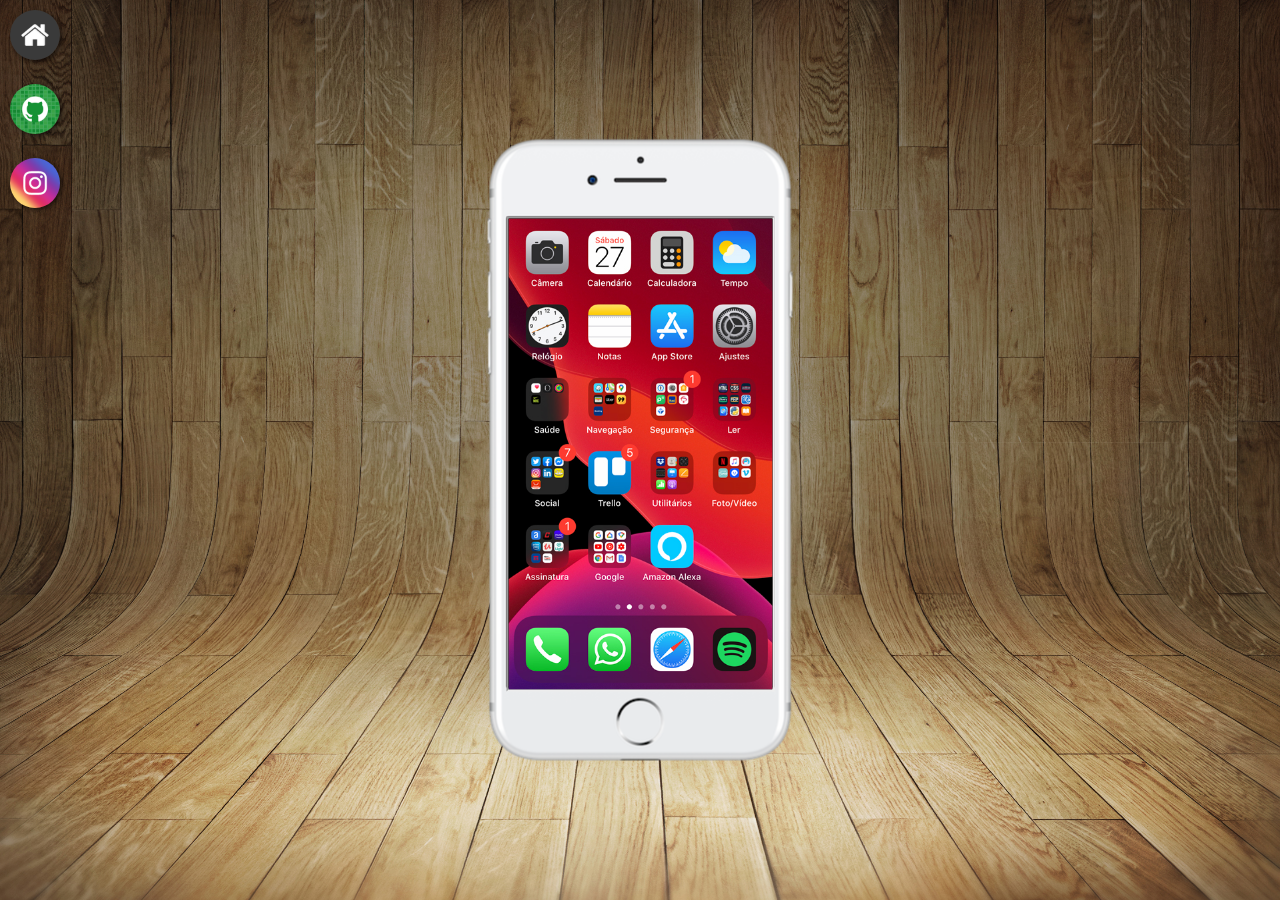
<file: index.html>
<!DOCTYPE html>
<html lang="pt-br">
<head>
    <meta charset="UTF-8">
    <meta name="viewport" content="width=device-width, initial-scale=1.0">
    <title>Projeto Redes Sociais</title>
    <link rel="shortcut icon" href="favicon.ico" type="image/x-icon">
    <link rel="stylesheet" href="estilos/style.css">
</head>
<body>
    <main>
        <section id="telefone">
            <iframe src="home.html" name= tela id="tela"> Seu navegador não é compatível com isso.</iframe>
              

        </section>

        <section id="redes-sociais">
            <a href="home.html" target="tela"><img src="imagens/logo-home.jpg" alt="Home"></a><br>
            <a href="github.html" target="tela"><img src="imagens/logo-github.jpg" alt="GitHub"></a><br>
            <a href="instagram.html" target="tela"><img src="imagens/logo-instagram.jpg" alt="Instagram"></a><br>
           


        </section>
    </main>
    
</body>
</html>
</file>
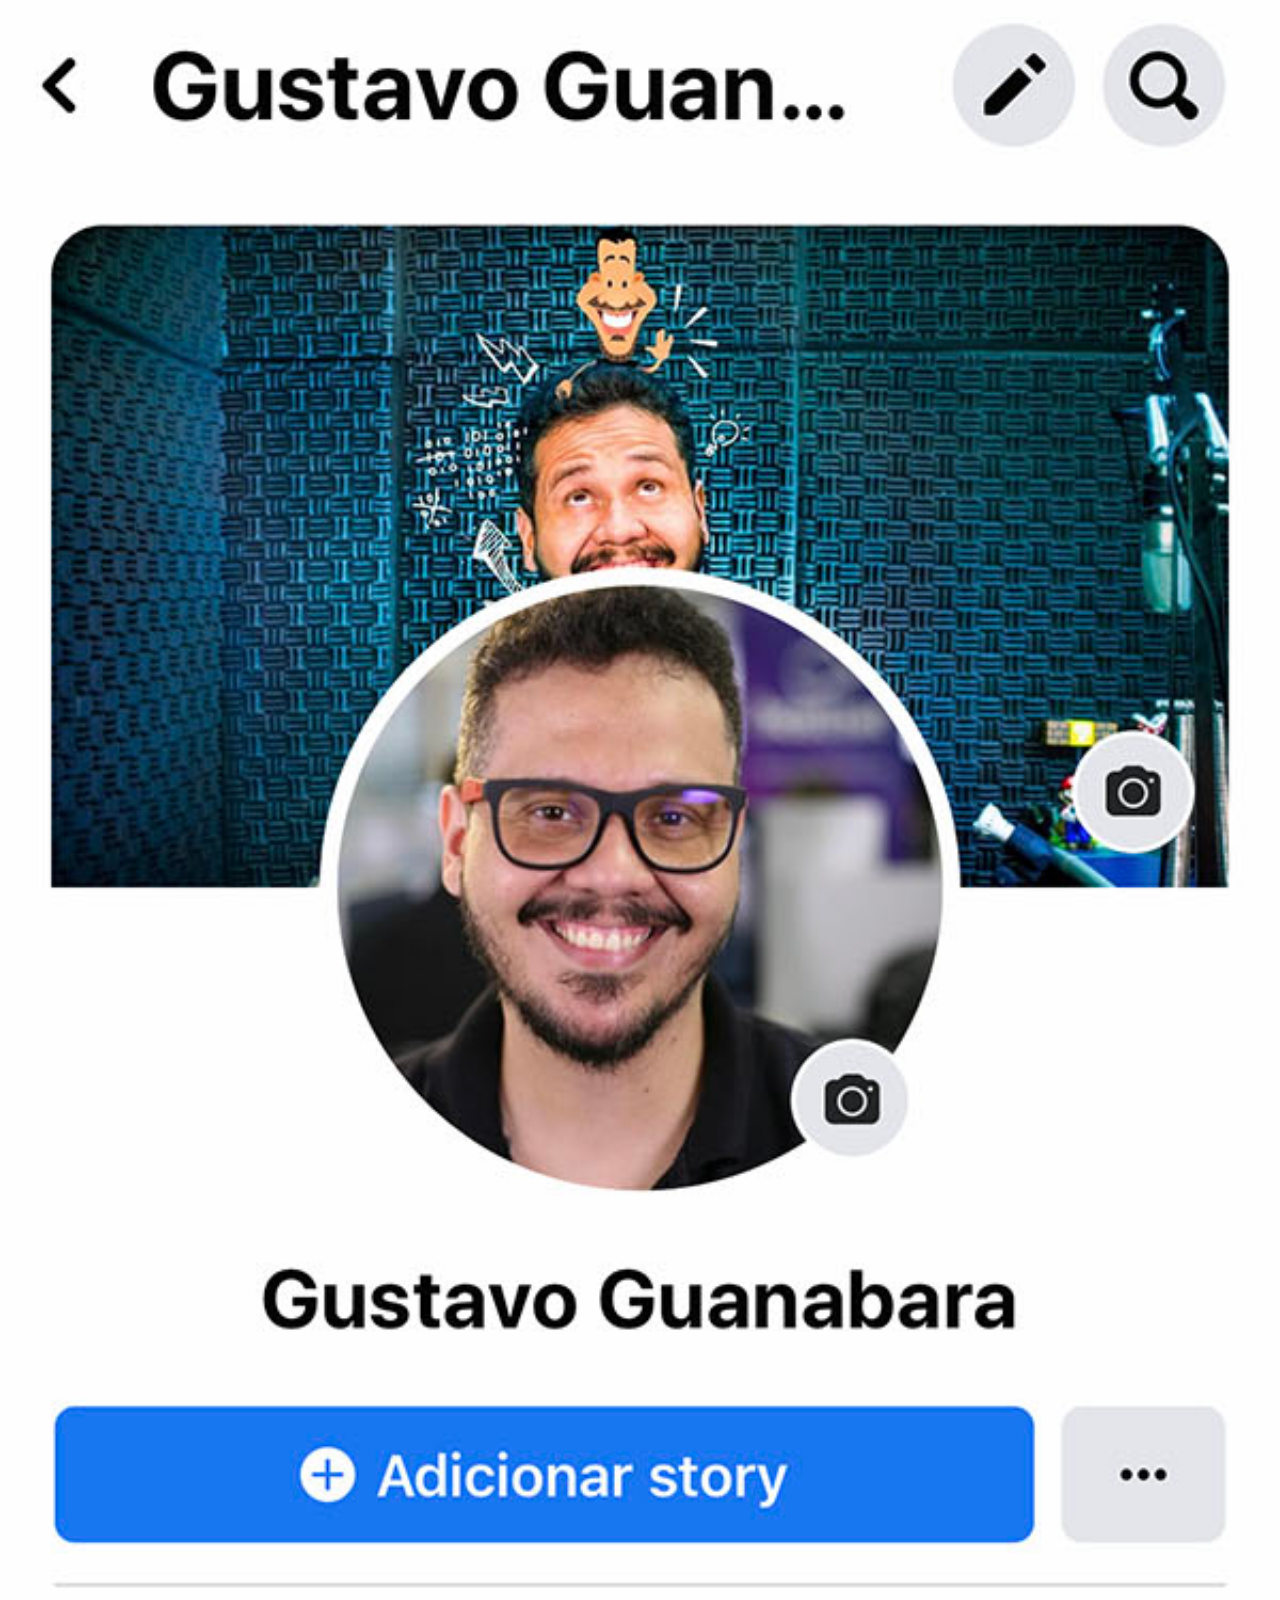
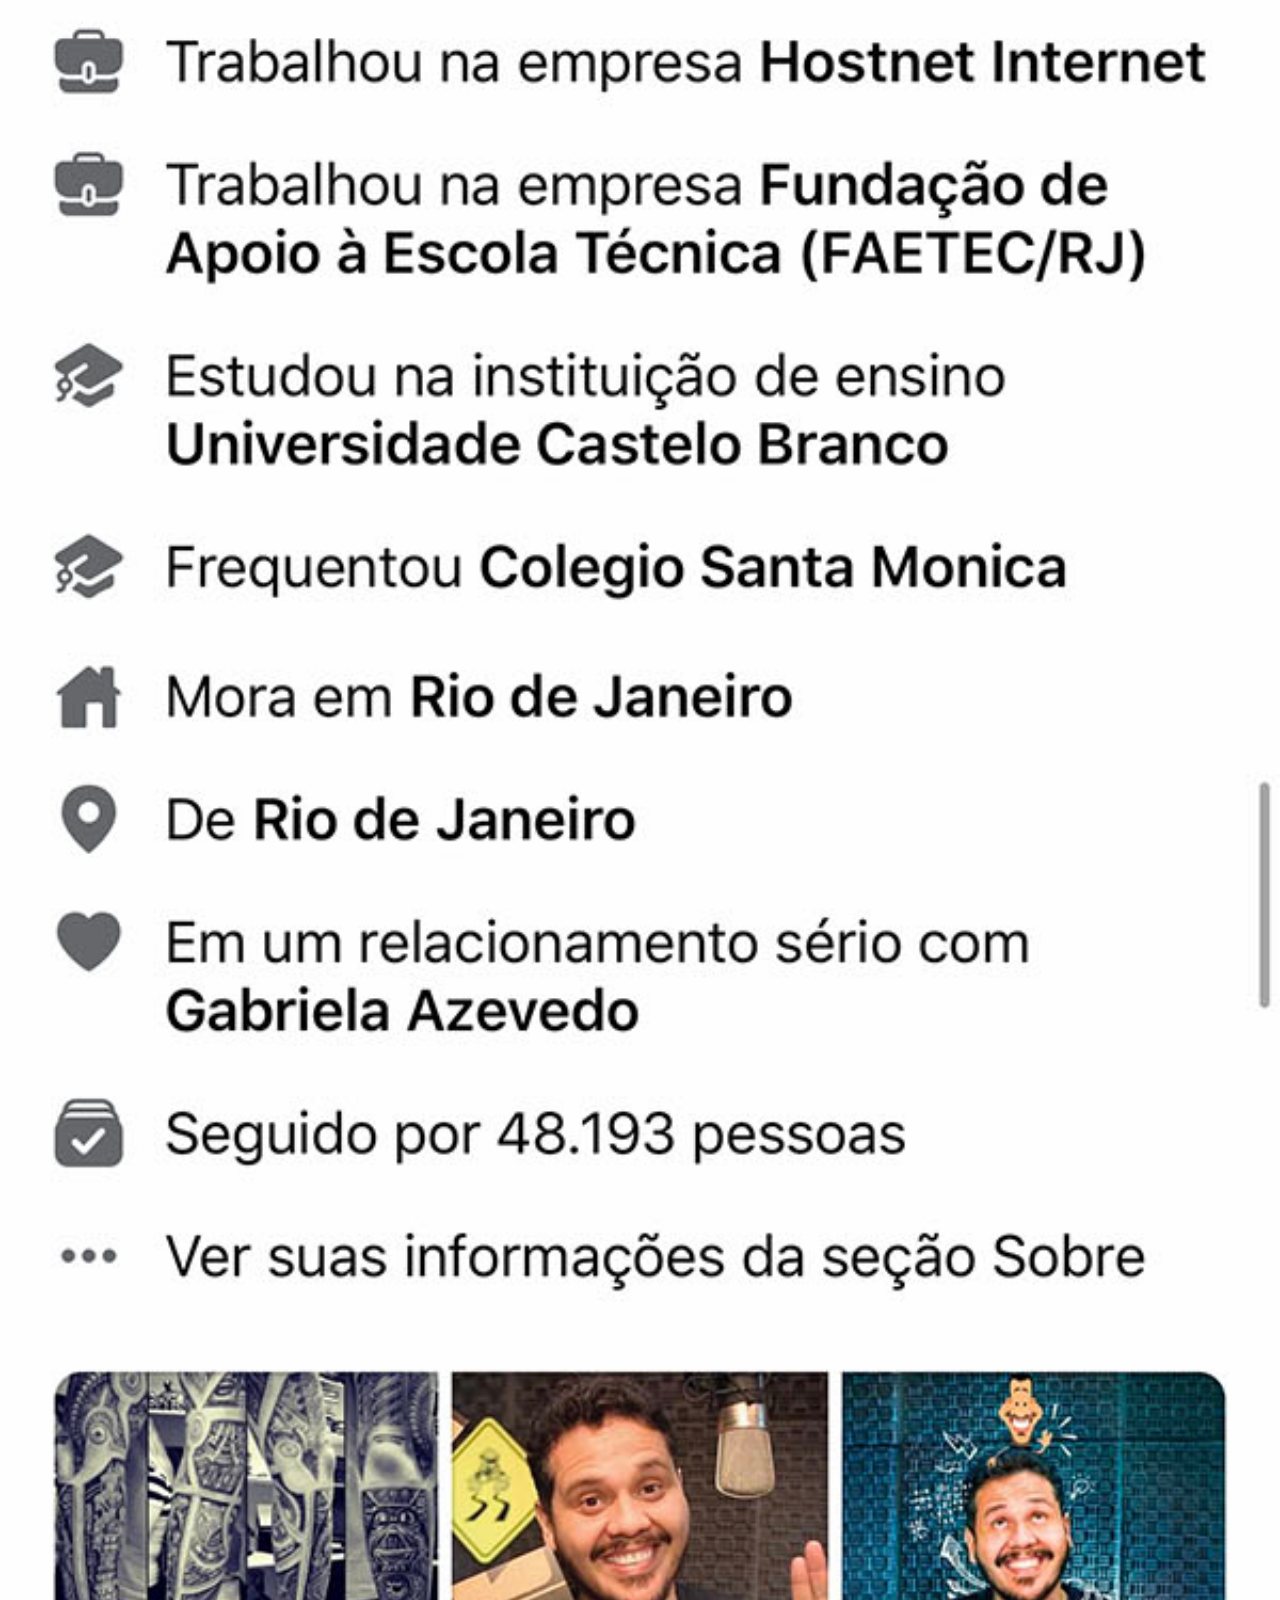
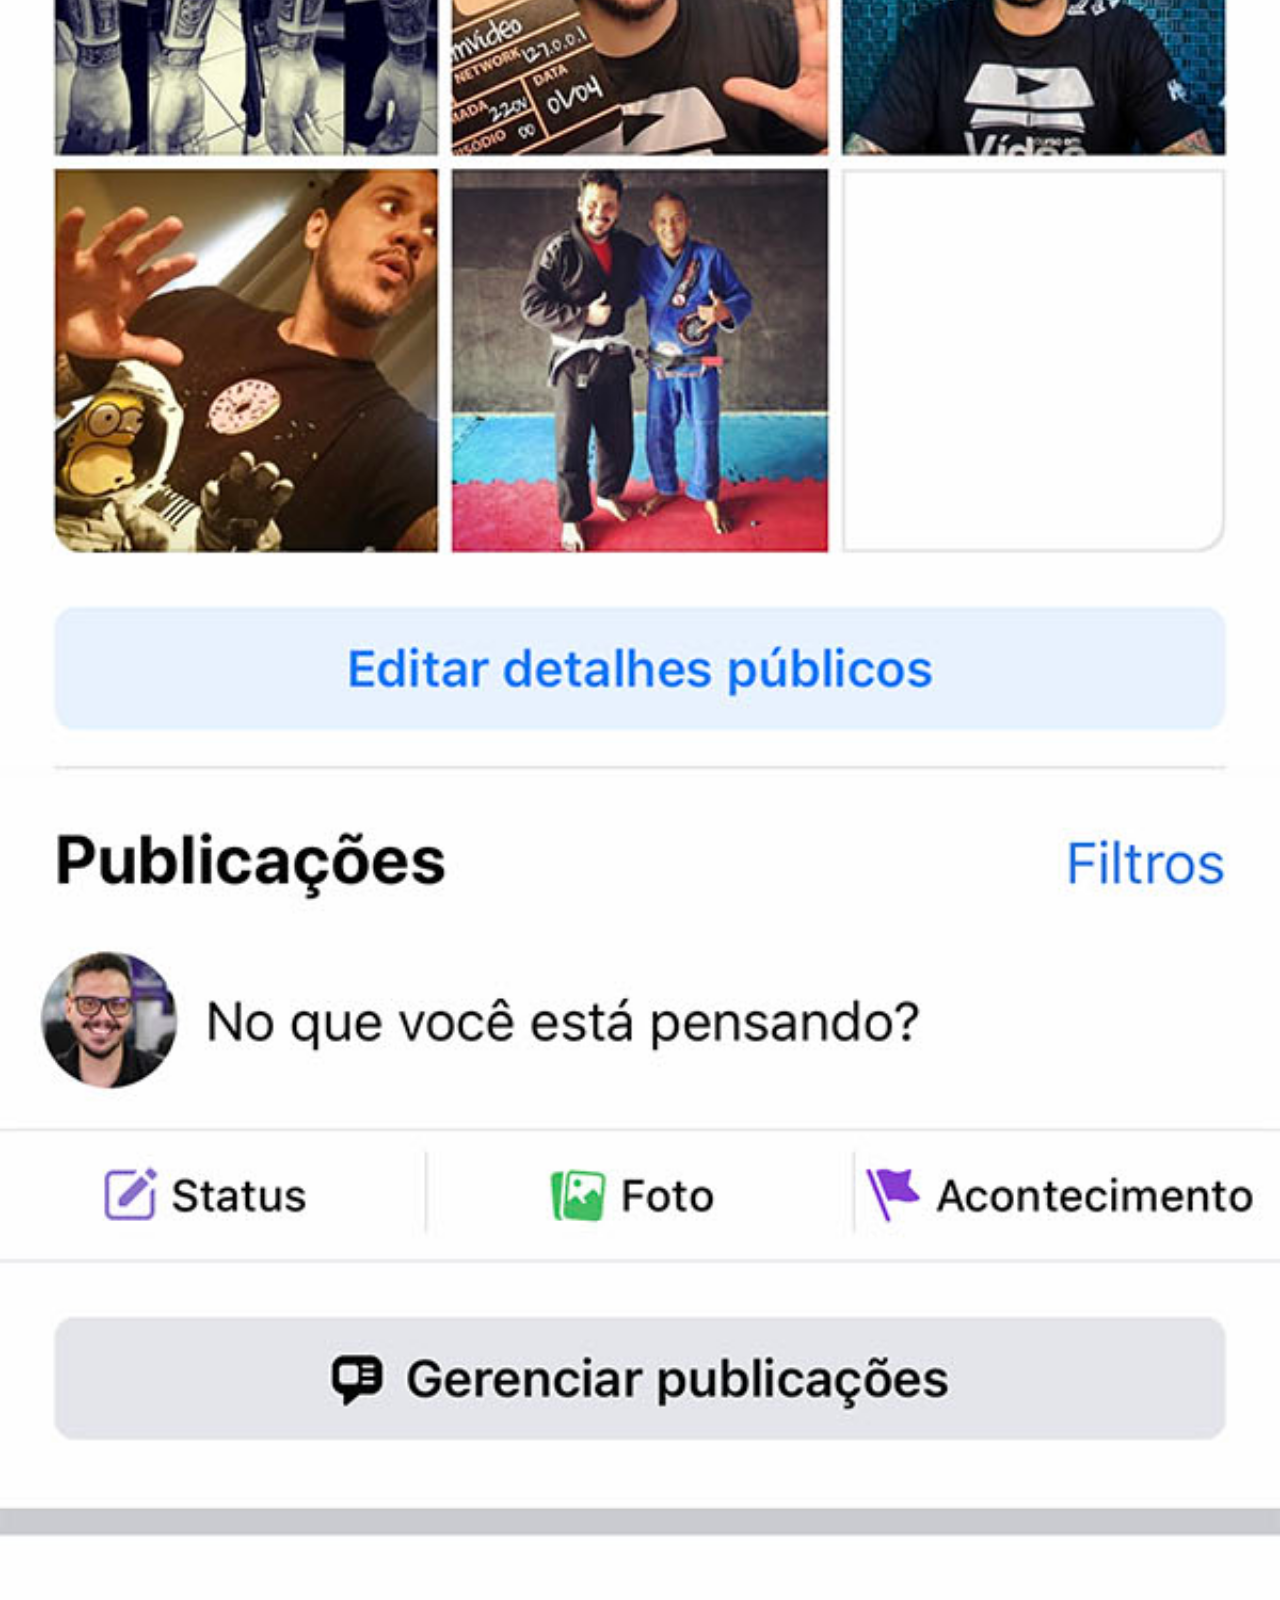
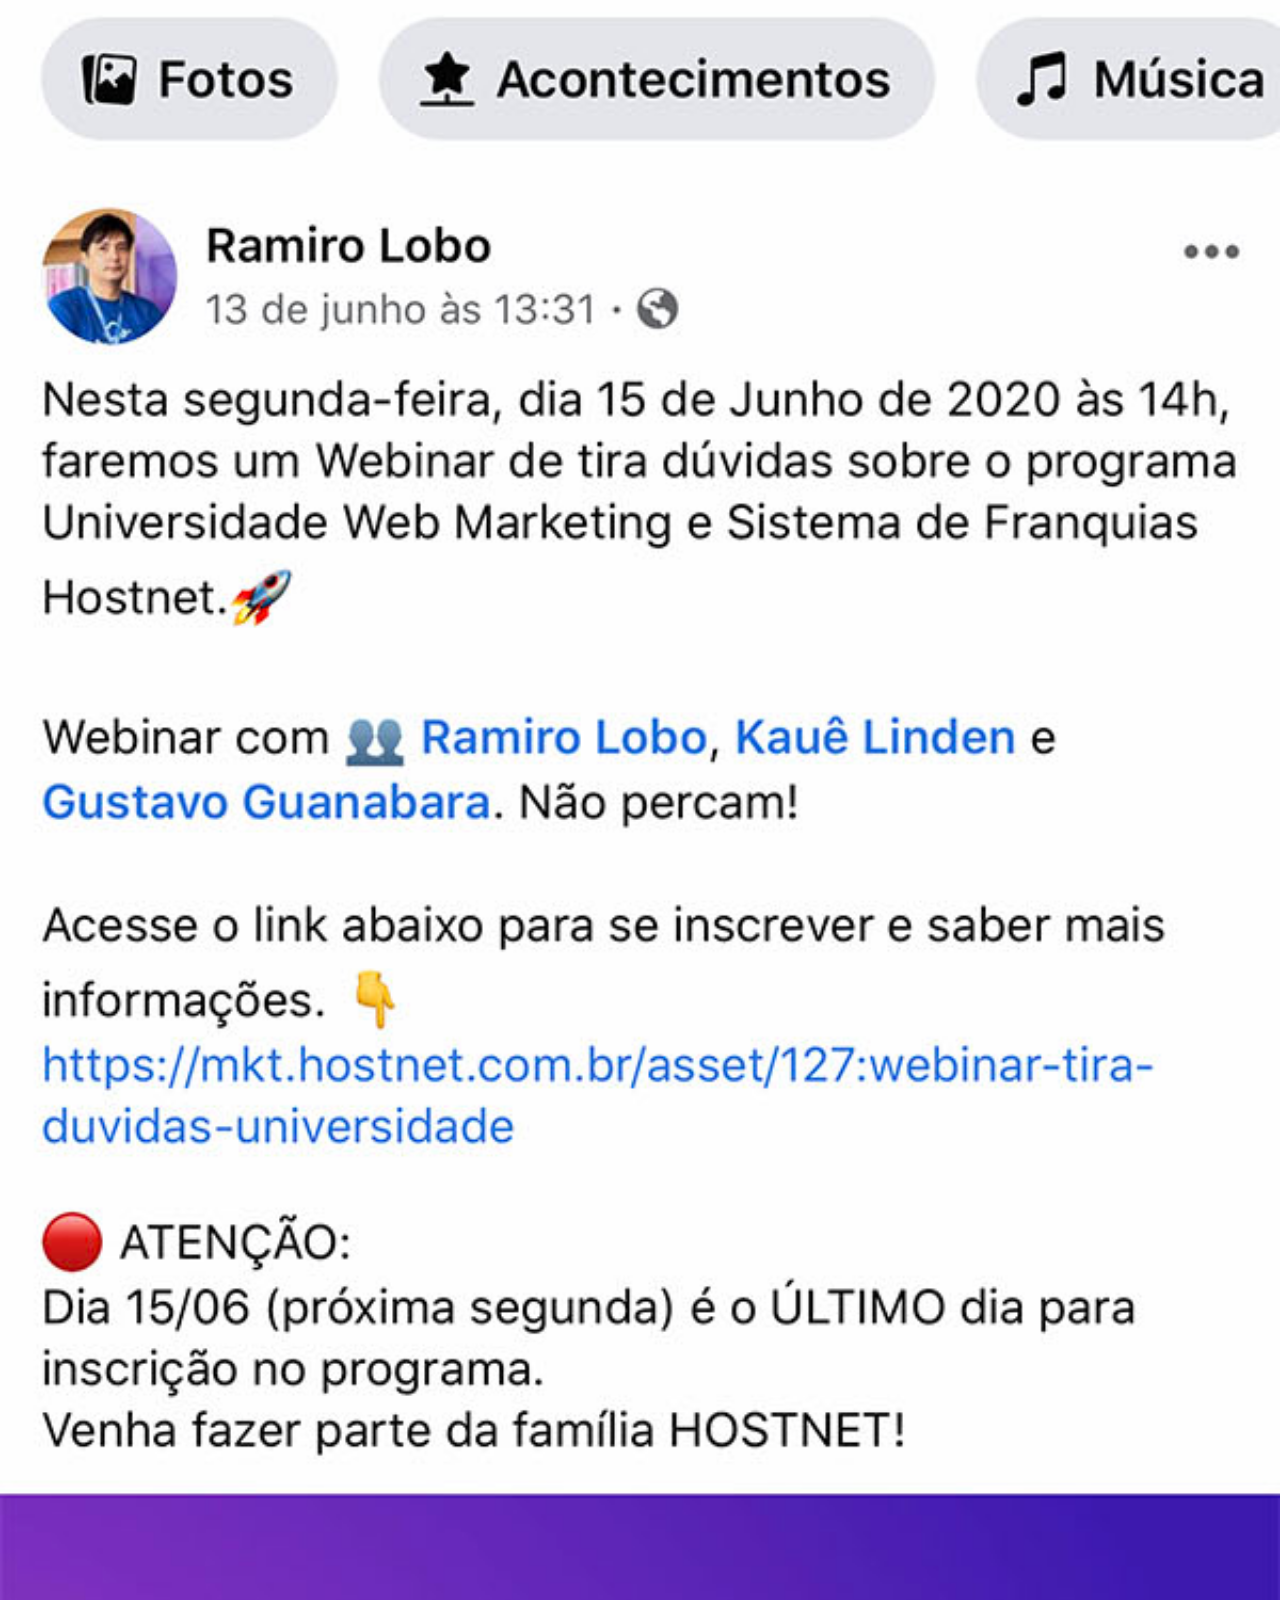
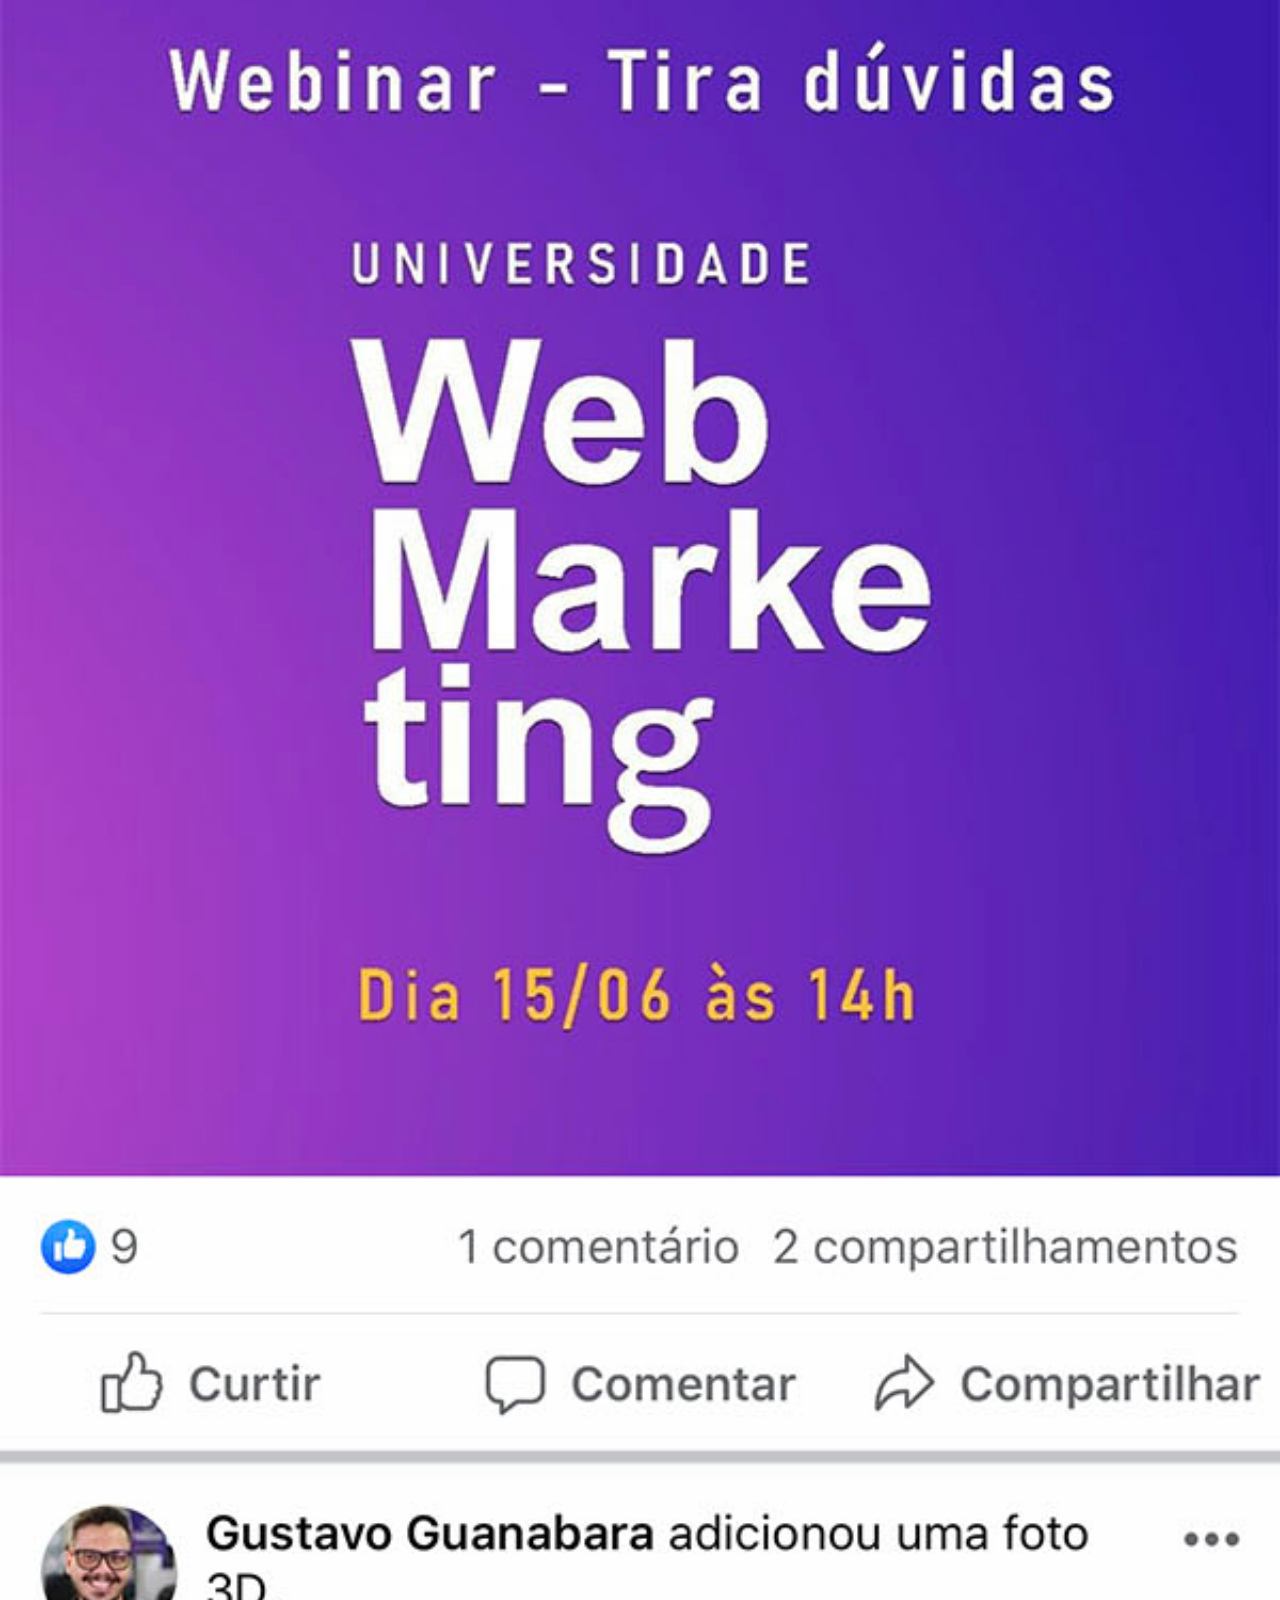
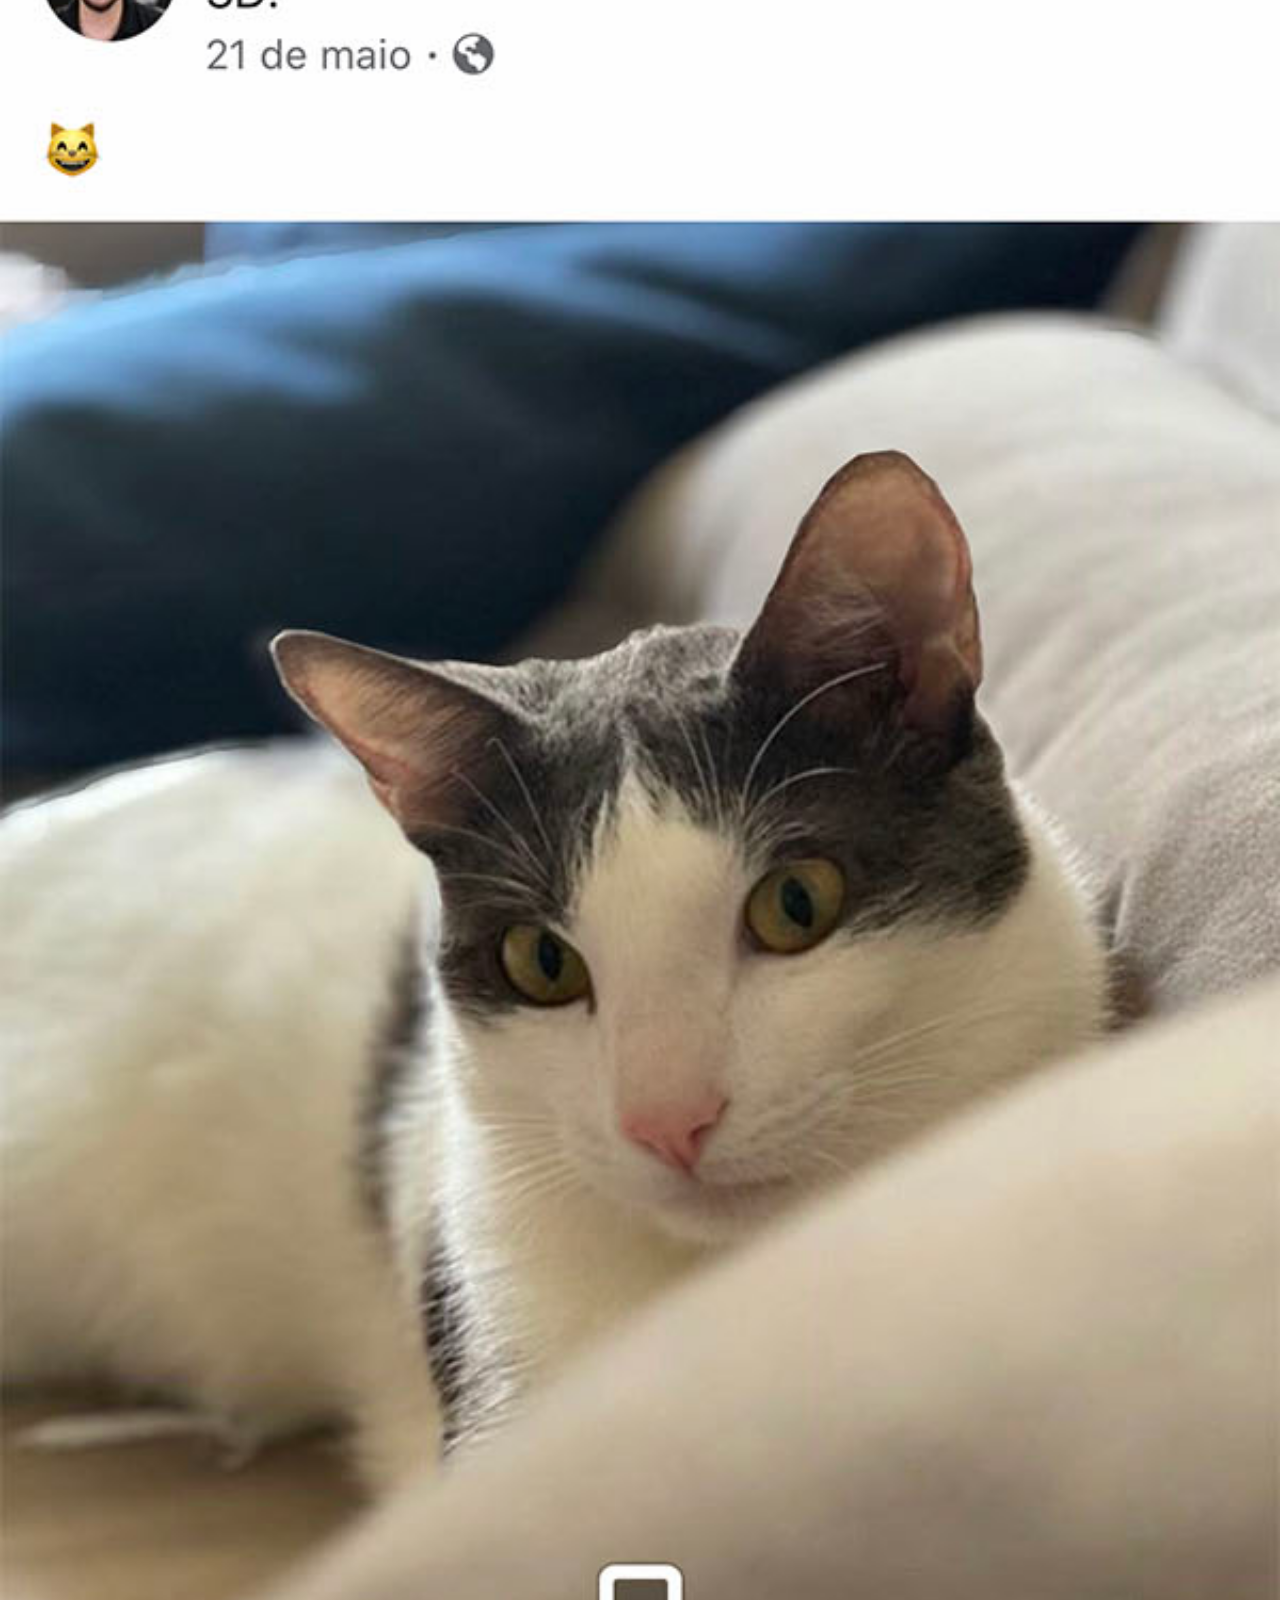
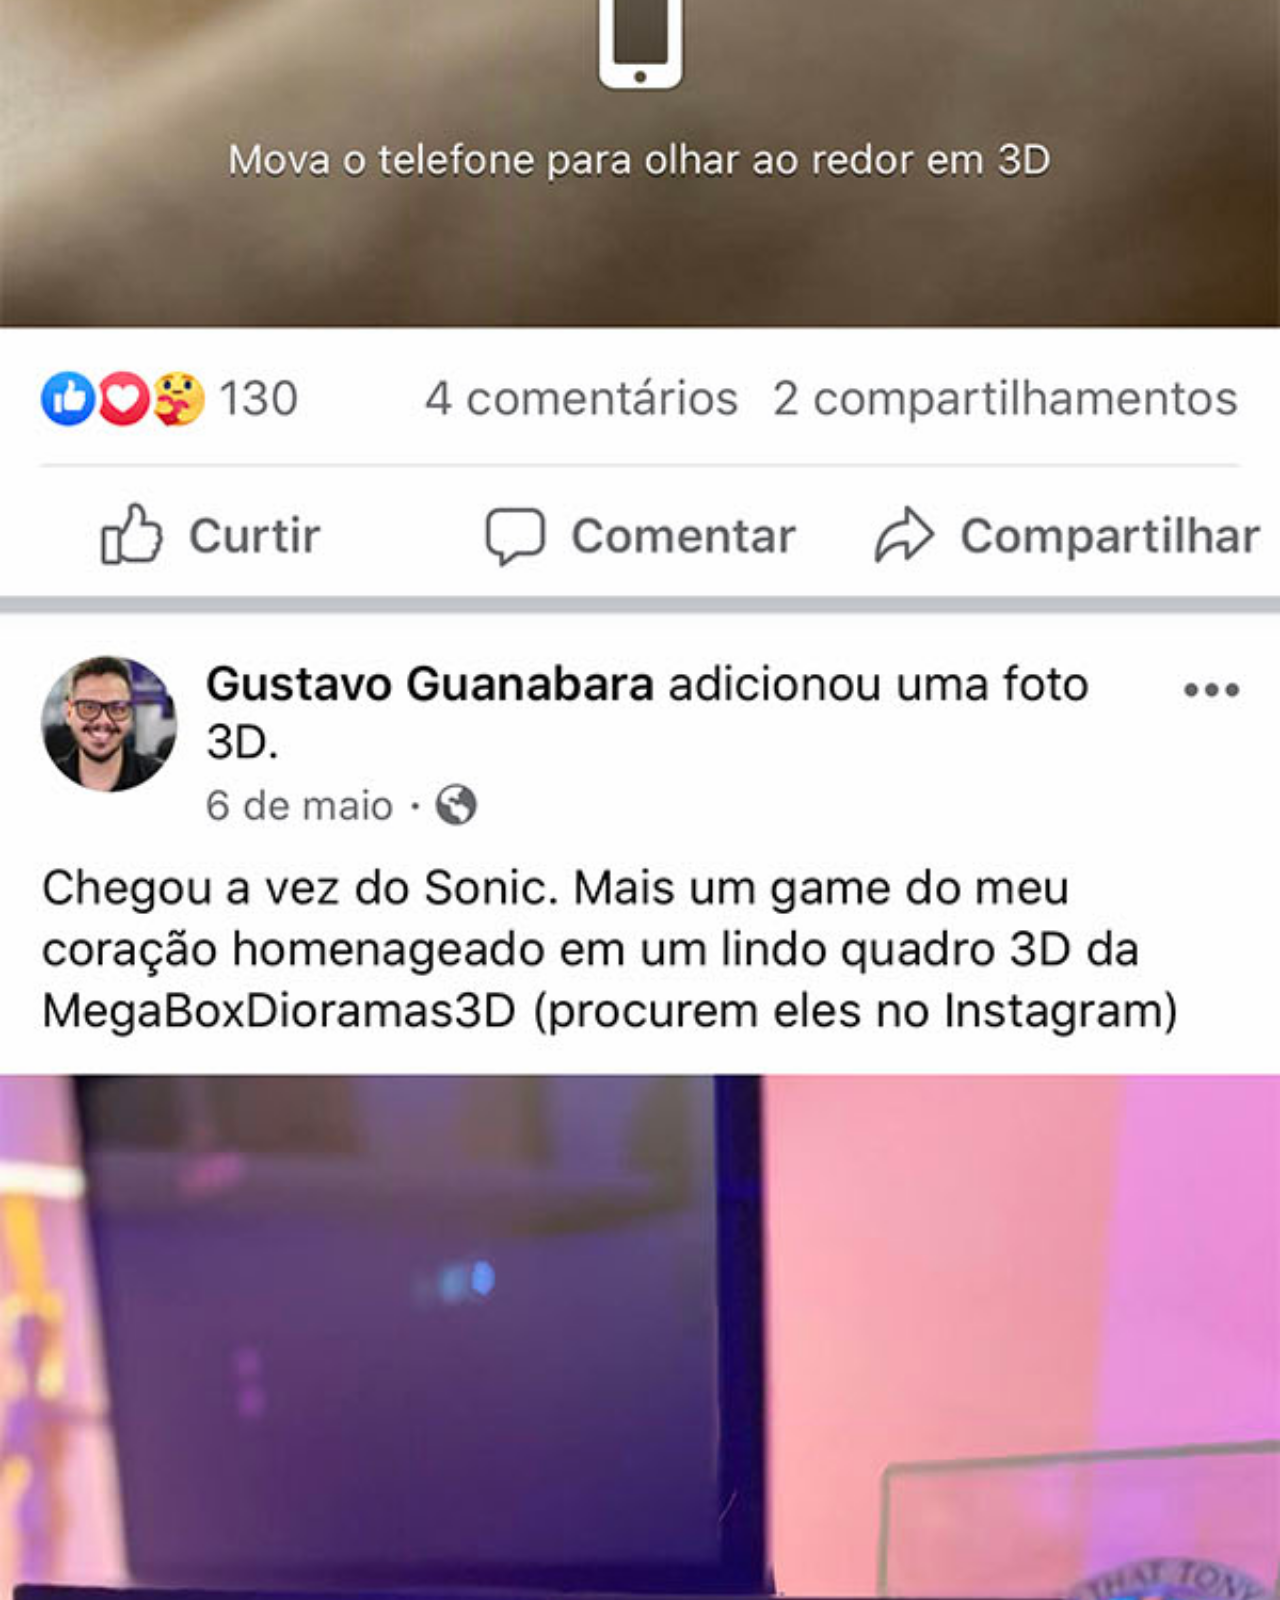
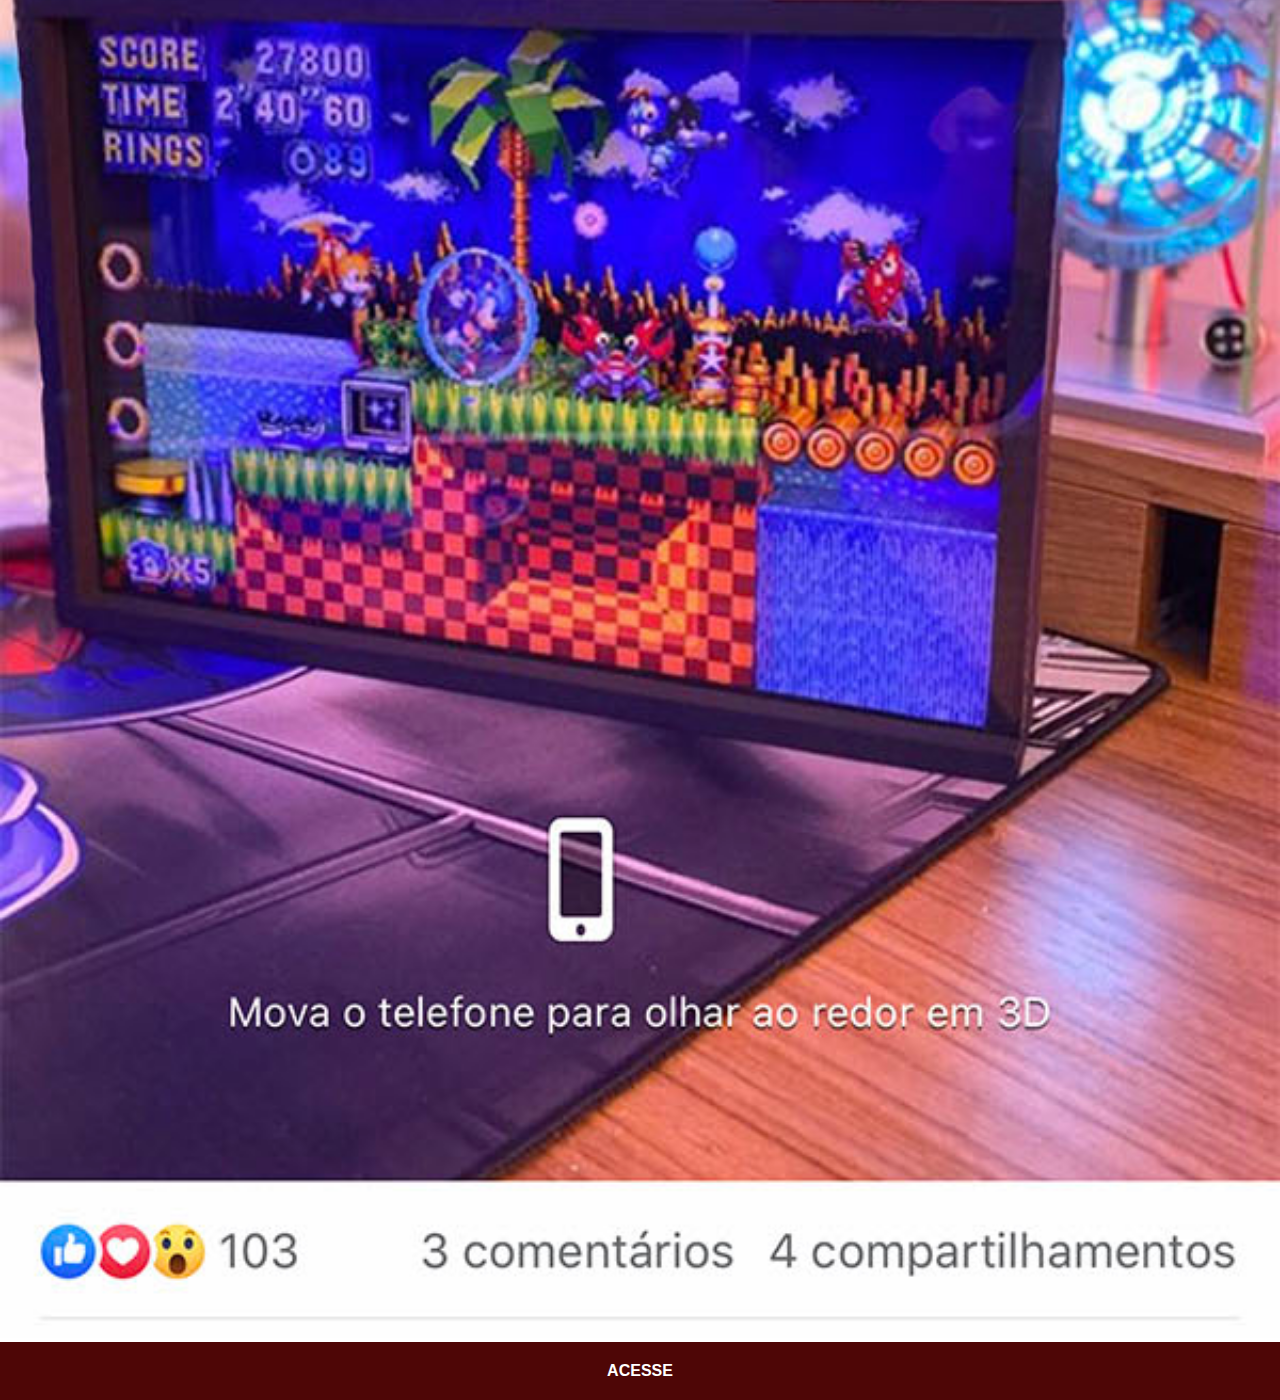
<file: facebook.html>
<!DOCTYPE html>
<html lang="pt-br">
<head>
    <meta charset="UTF-8">
    <meta name="viewport" content="width=device-width, initial-scale=1.0">
    <title>Facebook</title>
    <link rel="stylesheet" href="estilos/social.css">
    </head>
<body>
    <img src="imagens/tela-facebook.jpg" alt="YouTube">
    <a href="https://www.facebook.com/leo.leal.180/" target="_blank">ACESSE</a>
    
</body>
</html>
</file>
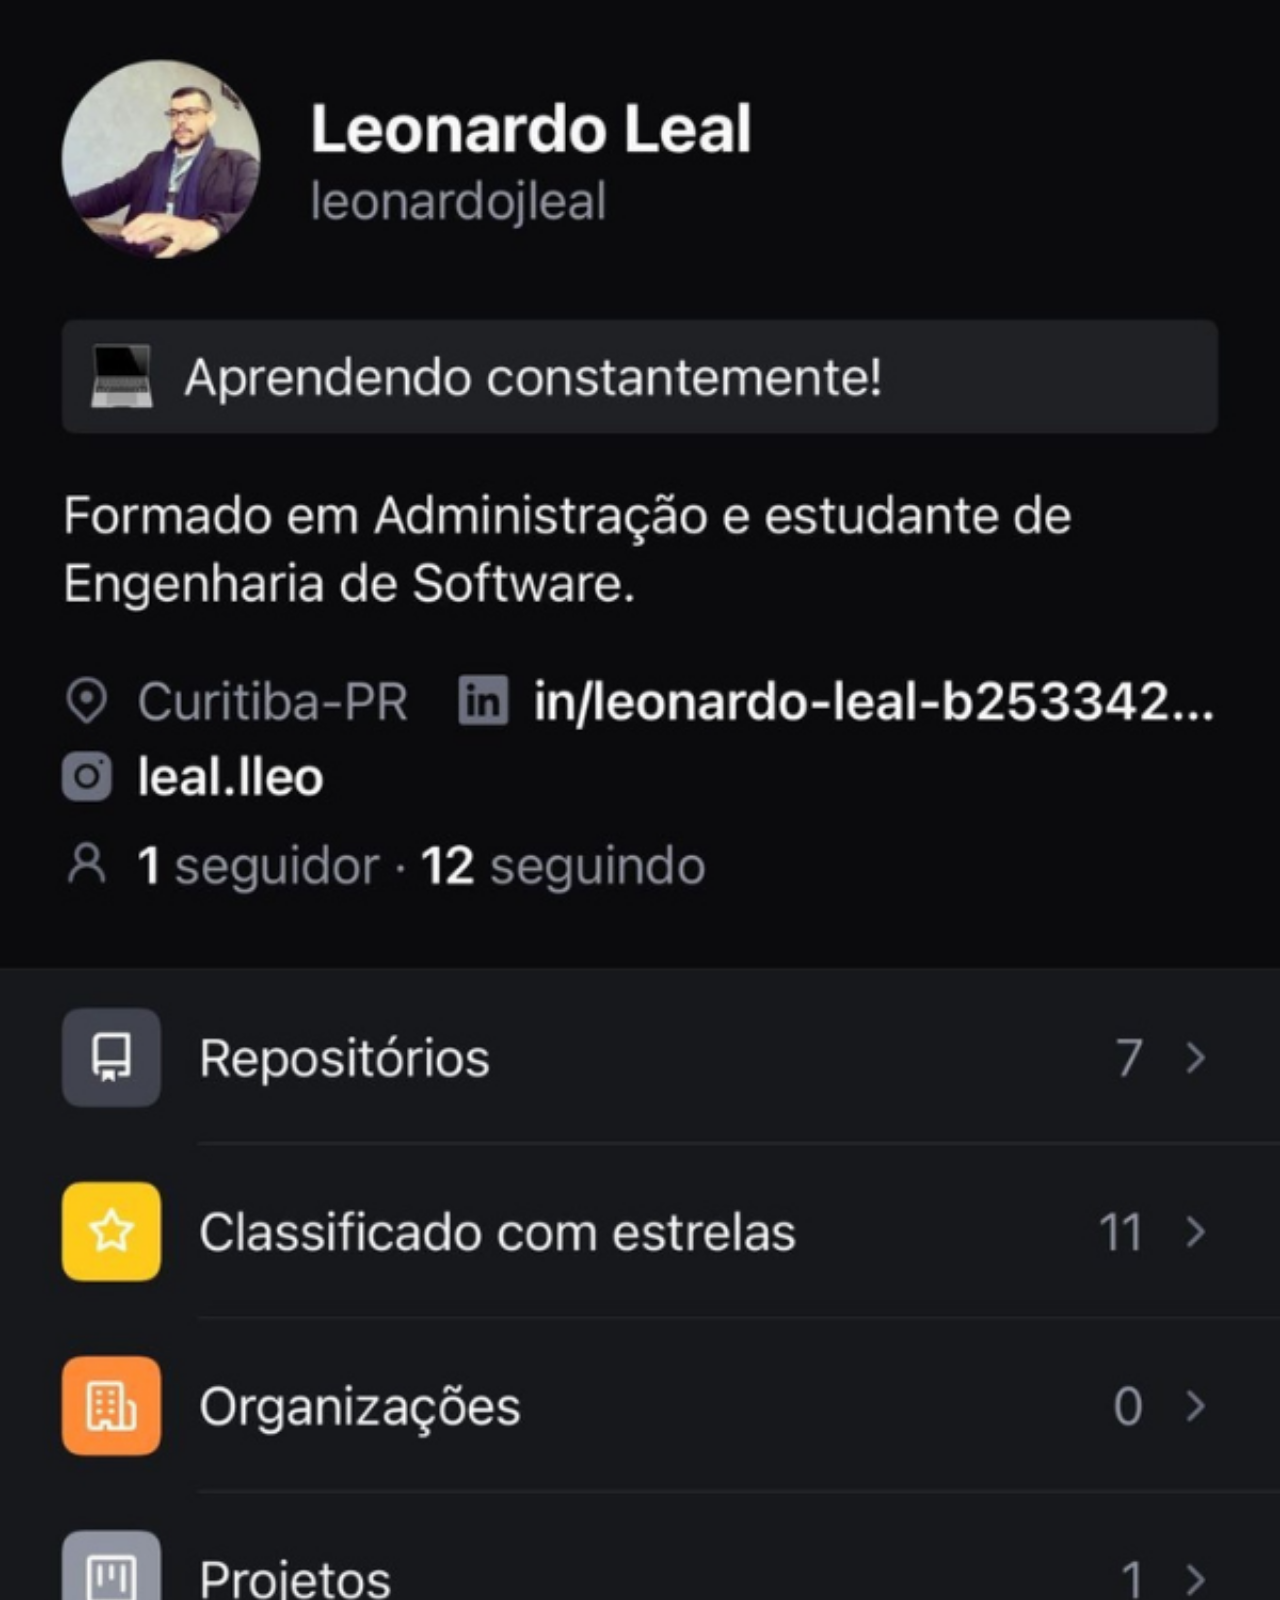
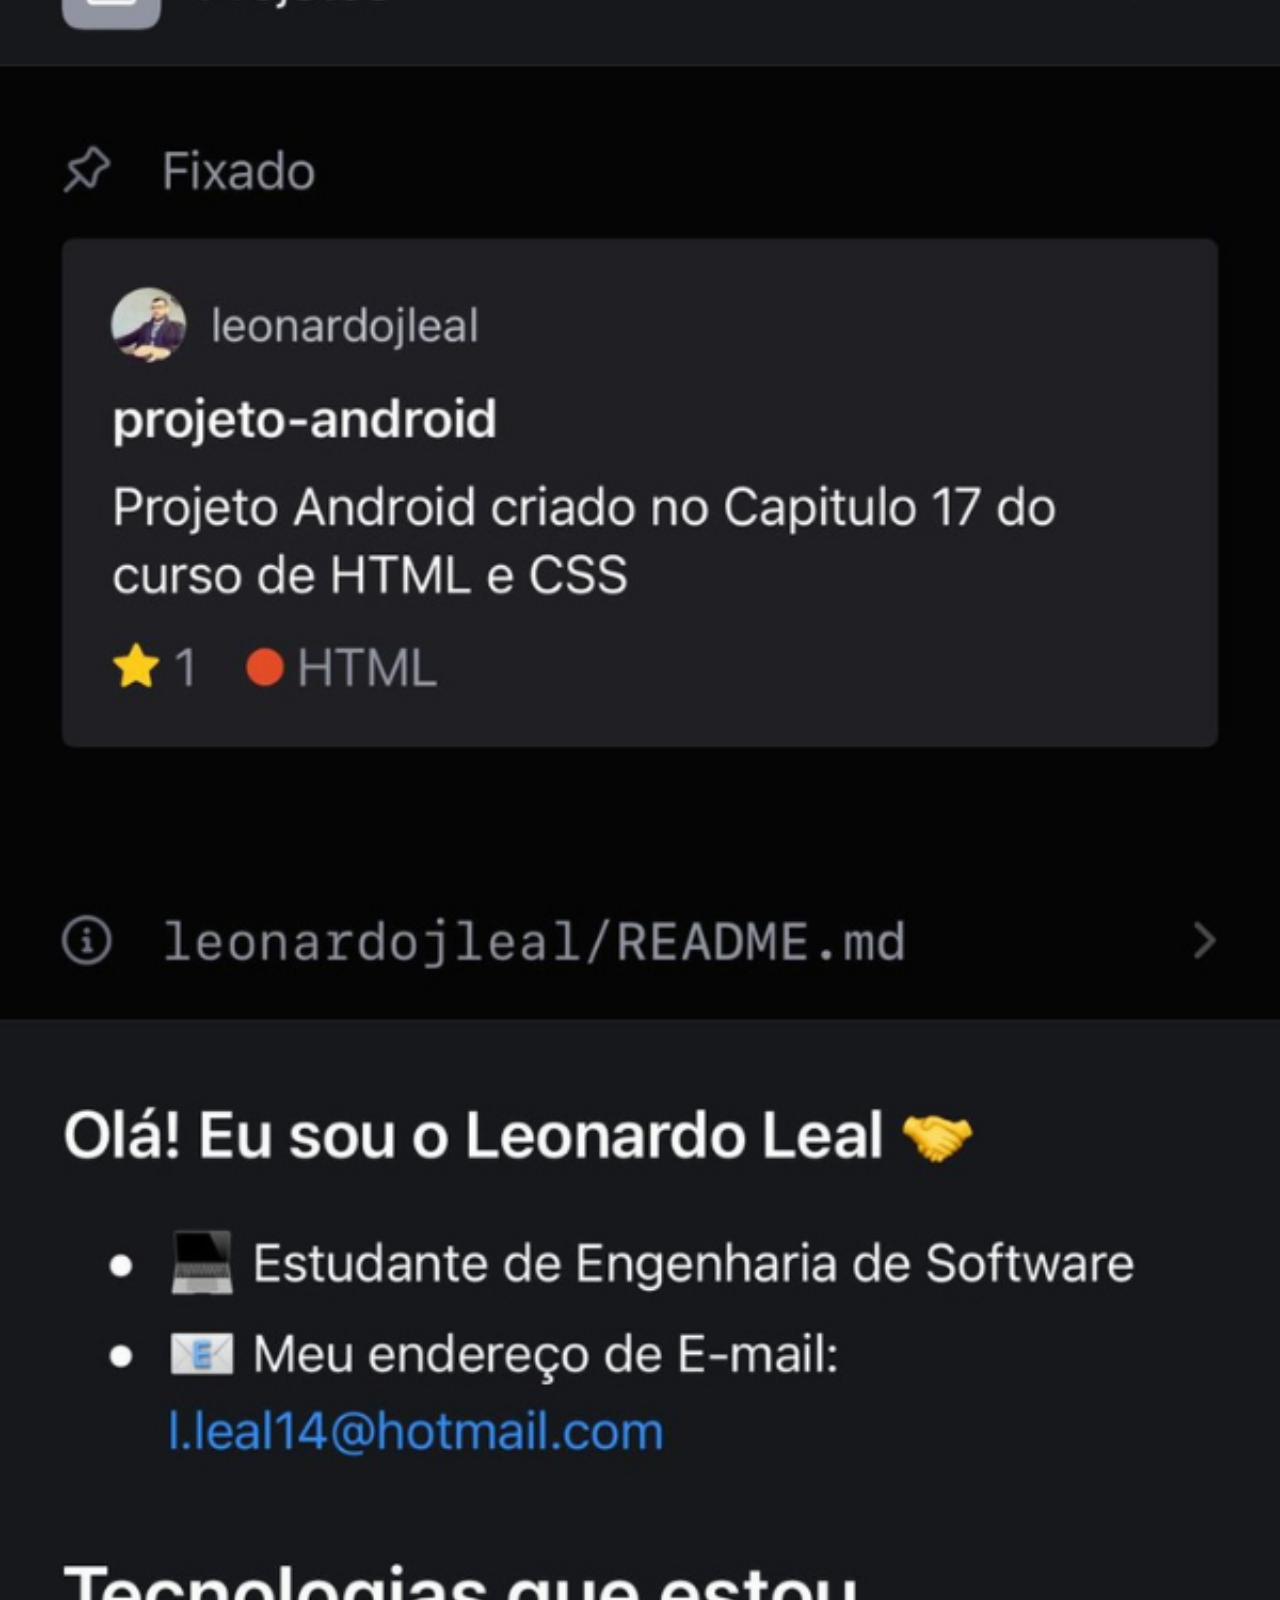
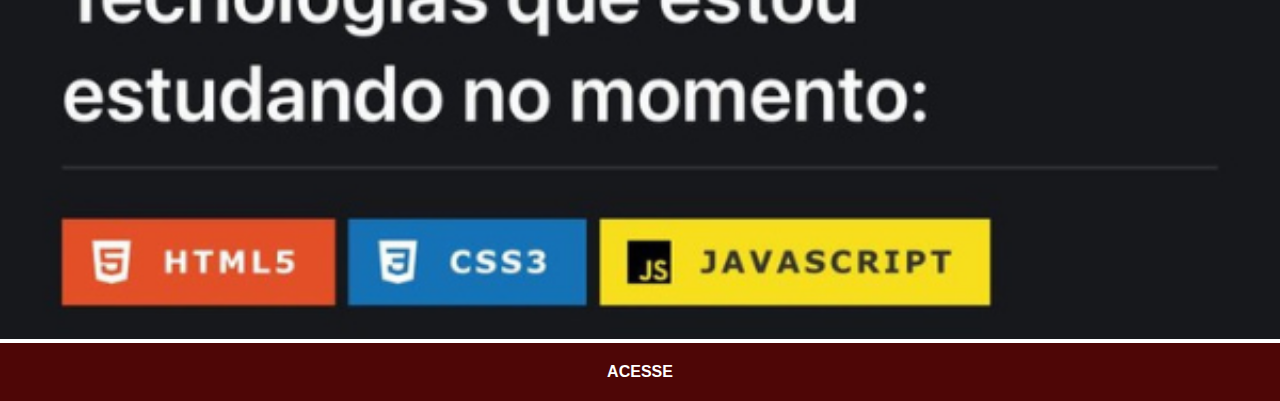
<file: github.html>
<!DOCTYPE html>
<html lang="pt-br">
<head>
    <meta charset="UTF-8">
    <meta name="viewport" content="width=device-width, initial-scale=1.0">
    <title>GitHub</title>
    <link rel="stylesheet" href="estilos/social.css">
    </head>
<body>
    <img src="imagens/githubleo.png" alt="GitHub">
    <a href="https://github.com/leonardojleal" target="_blank">ACESSE</a>
    
</body>
</html>
</file>
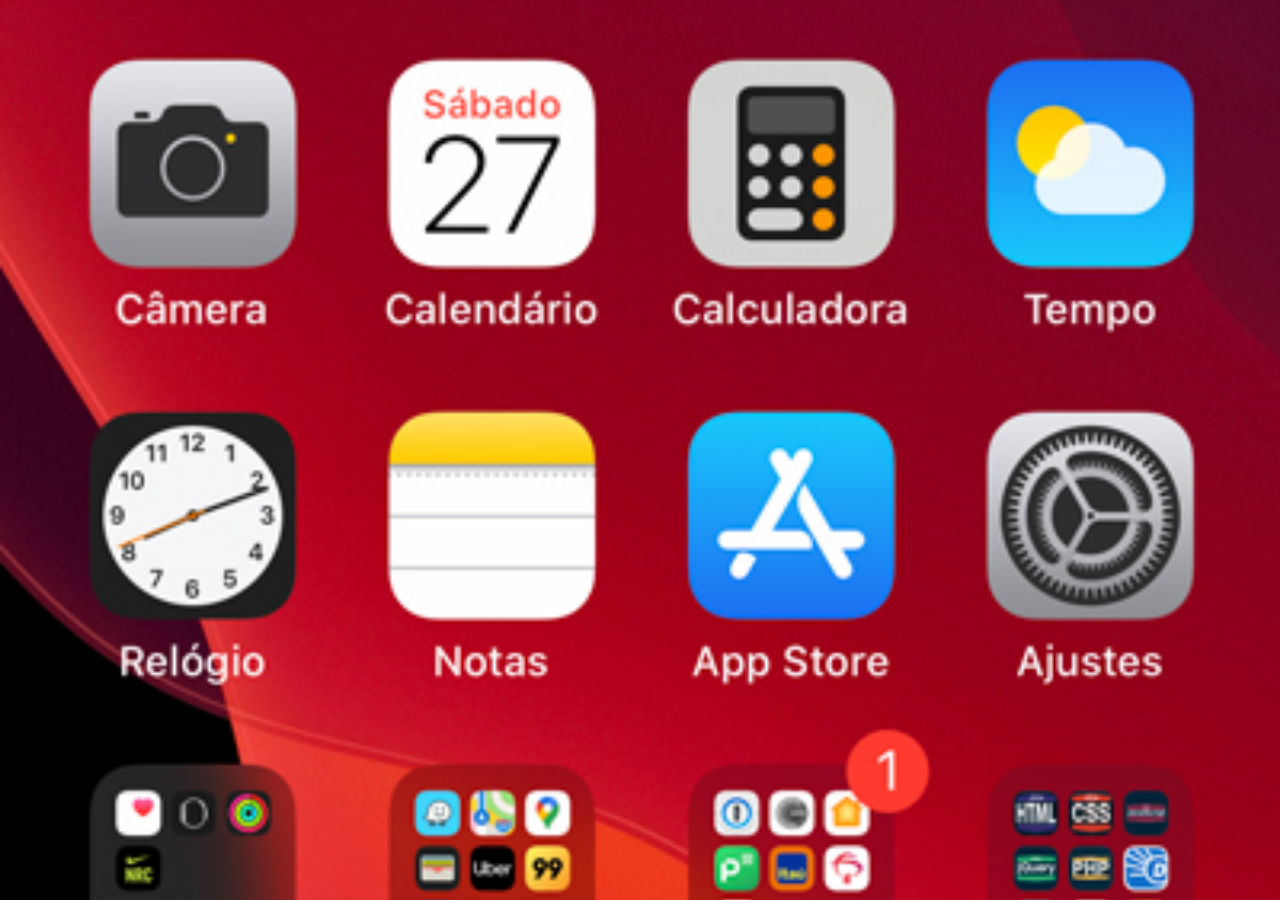
<file: home.html>
<!DOCTYPE html>
<html lang="pt-br">
<head>
    <meta charset="UTF-8">
    <meta name="viewport" content="width=device-width, initial-scale=1.0">
    <title>Home</title>
    <style>
        *{
            margin: 0px;
            padding: 0px;
        }

        body{
            width: 100vw;
            height: 100vh;
            background: black url('imagens/tela-home.jpg') no-repeat top center;
            background-size: cover;
        }
    </style>
</head>
<body>
    
</body>
</html>
</file>
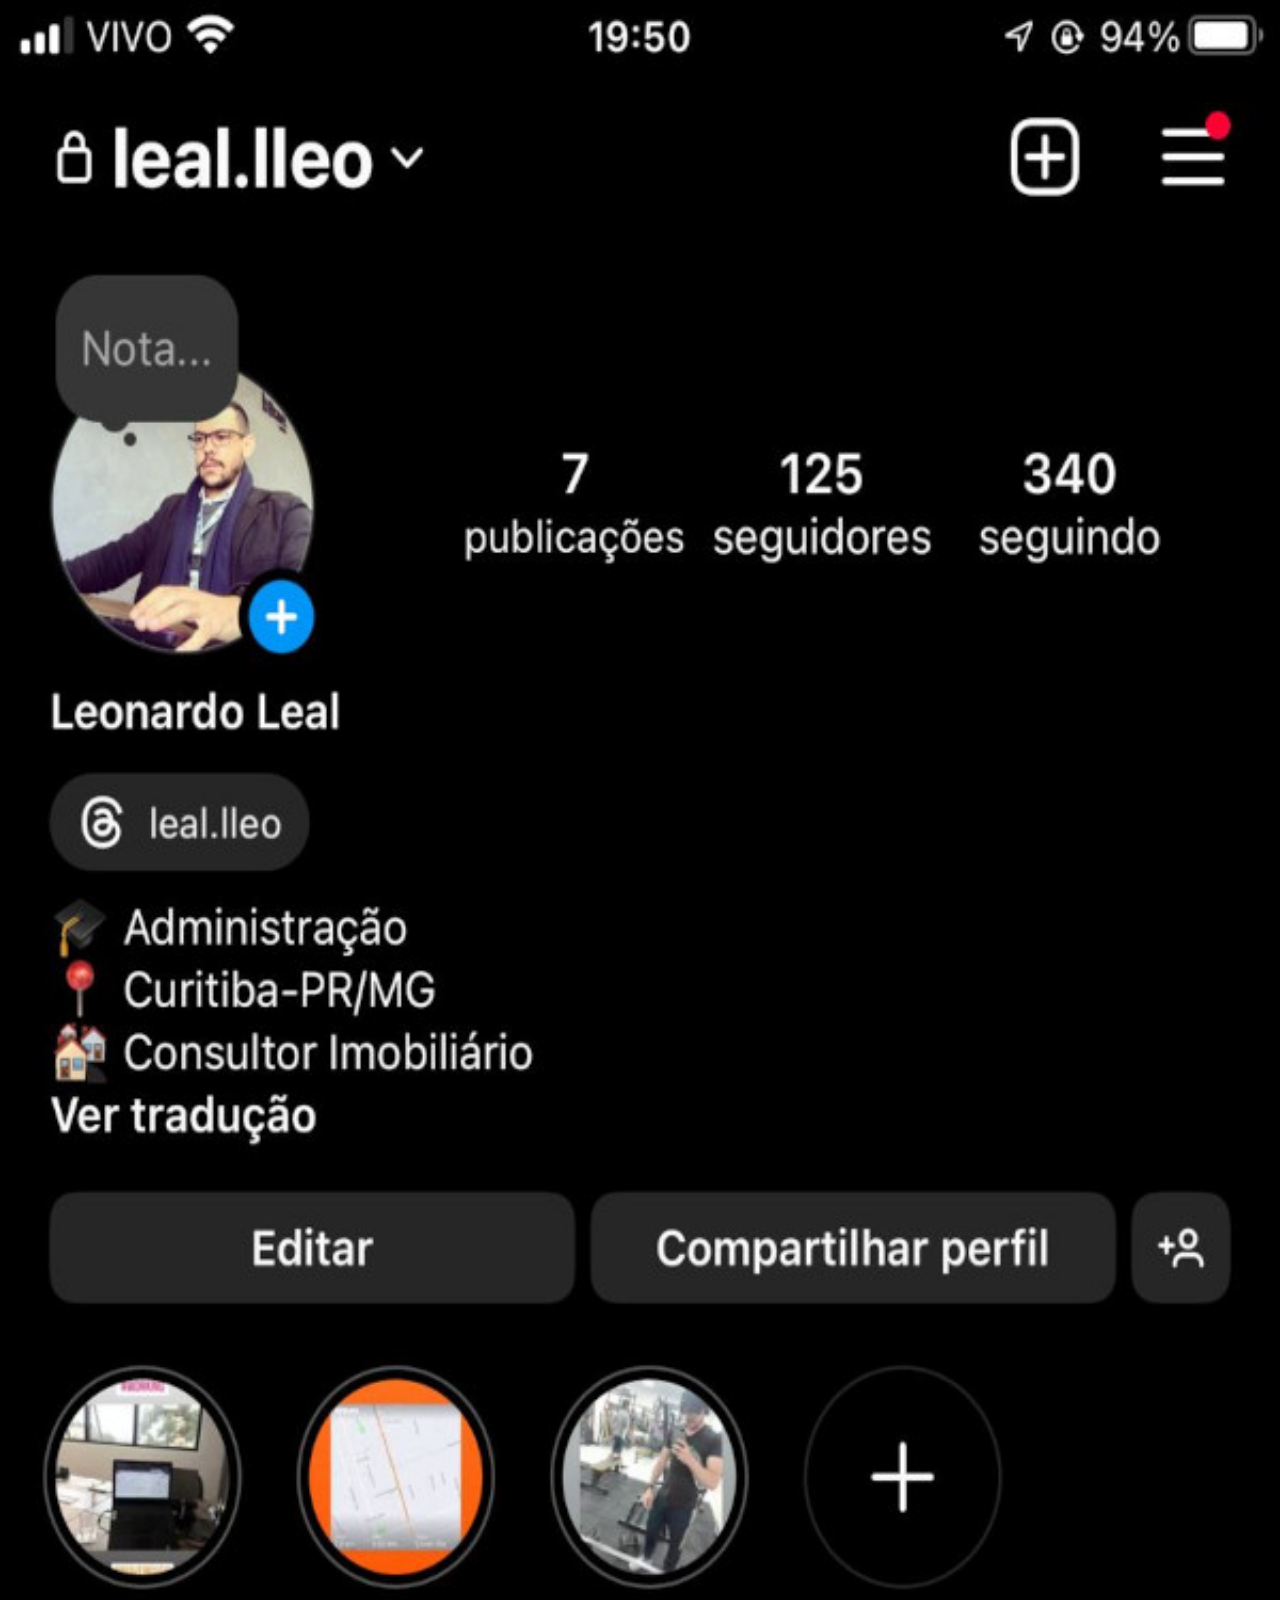
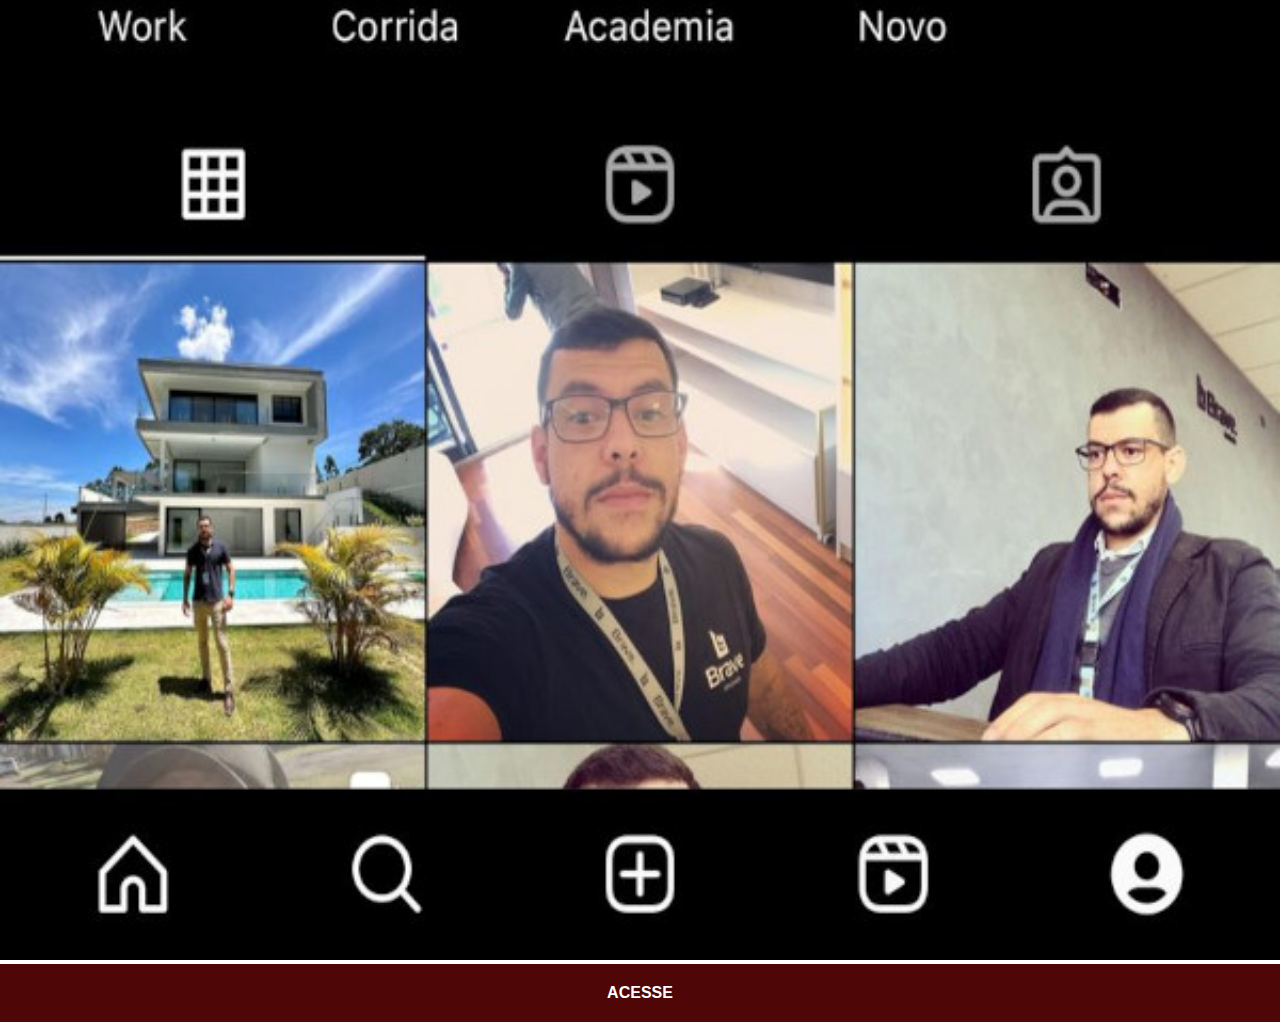
<file: instagram.html>
<!DOCTYPE html>
<html lang="pt-br">
<head>
    <meta charset="UTF-8">
    <meta name="viewport" content="width=device-width, initial-scale=1.0">
    <title>Instagram</title>
    <link rel="stylesheet" href="estilos/social.css">
    </head>
<body>
    <img src="imagens/instagramleo.jpeg" alt="YouTube">
    <a href="https://www.instagram.com/leal.lleo/" target="_blank">ACESSE</a>
    
</body>
</html>
</file>
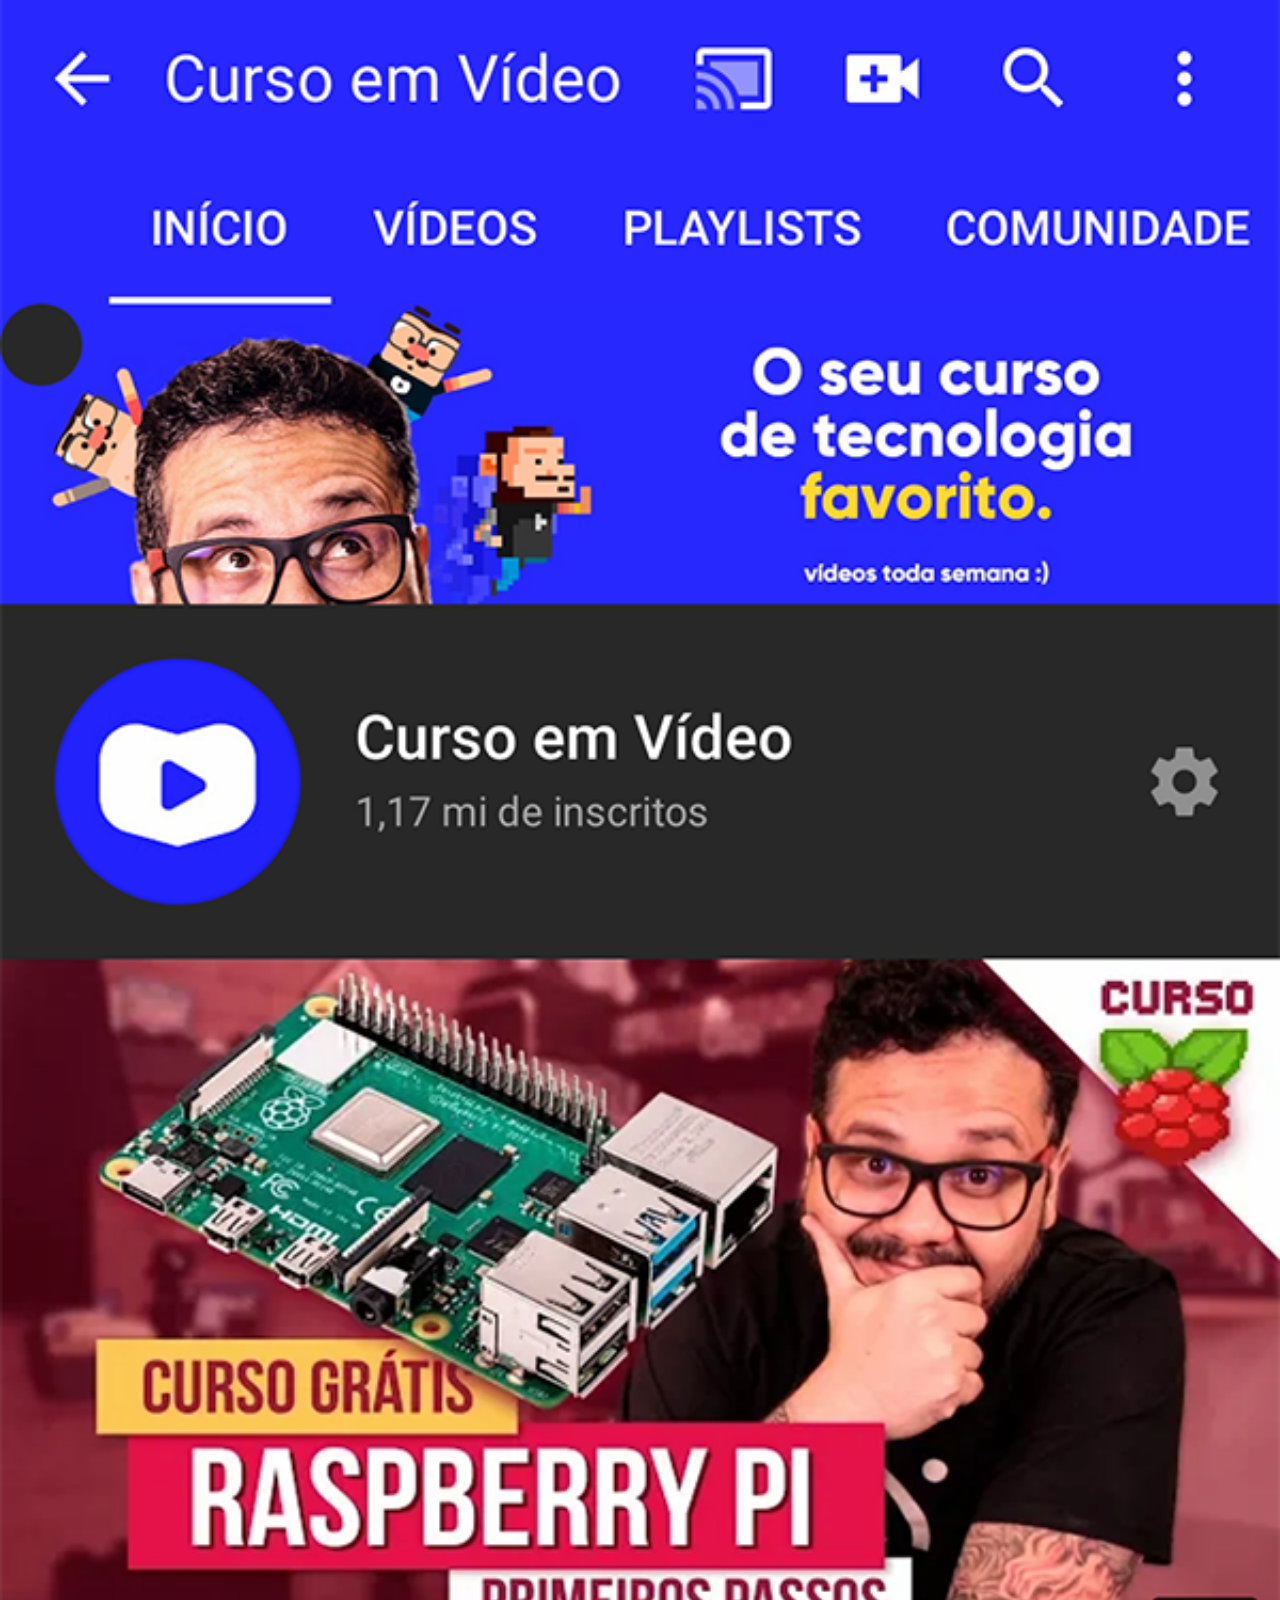
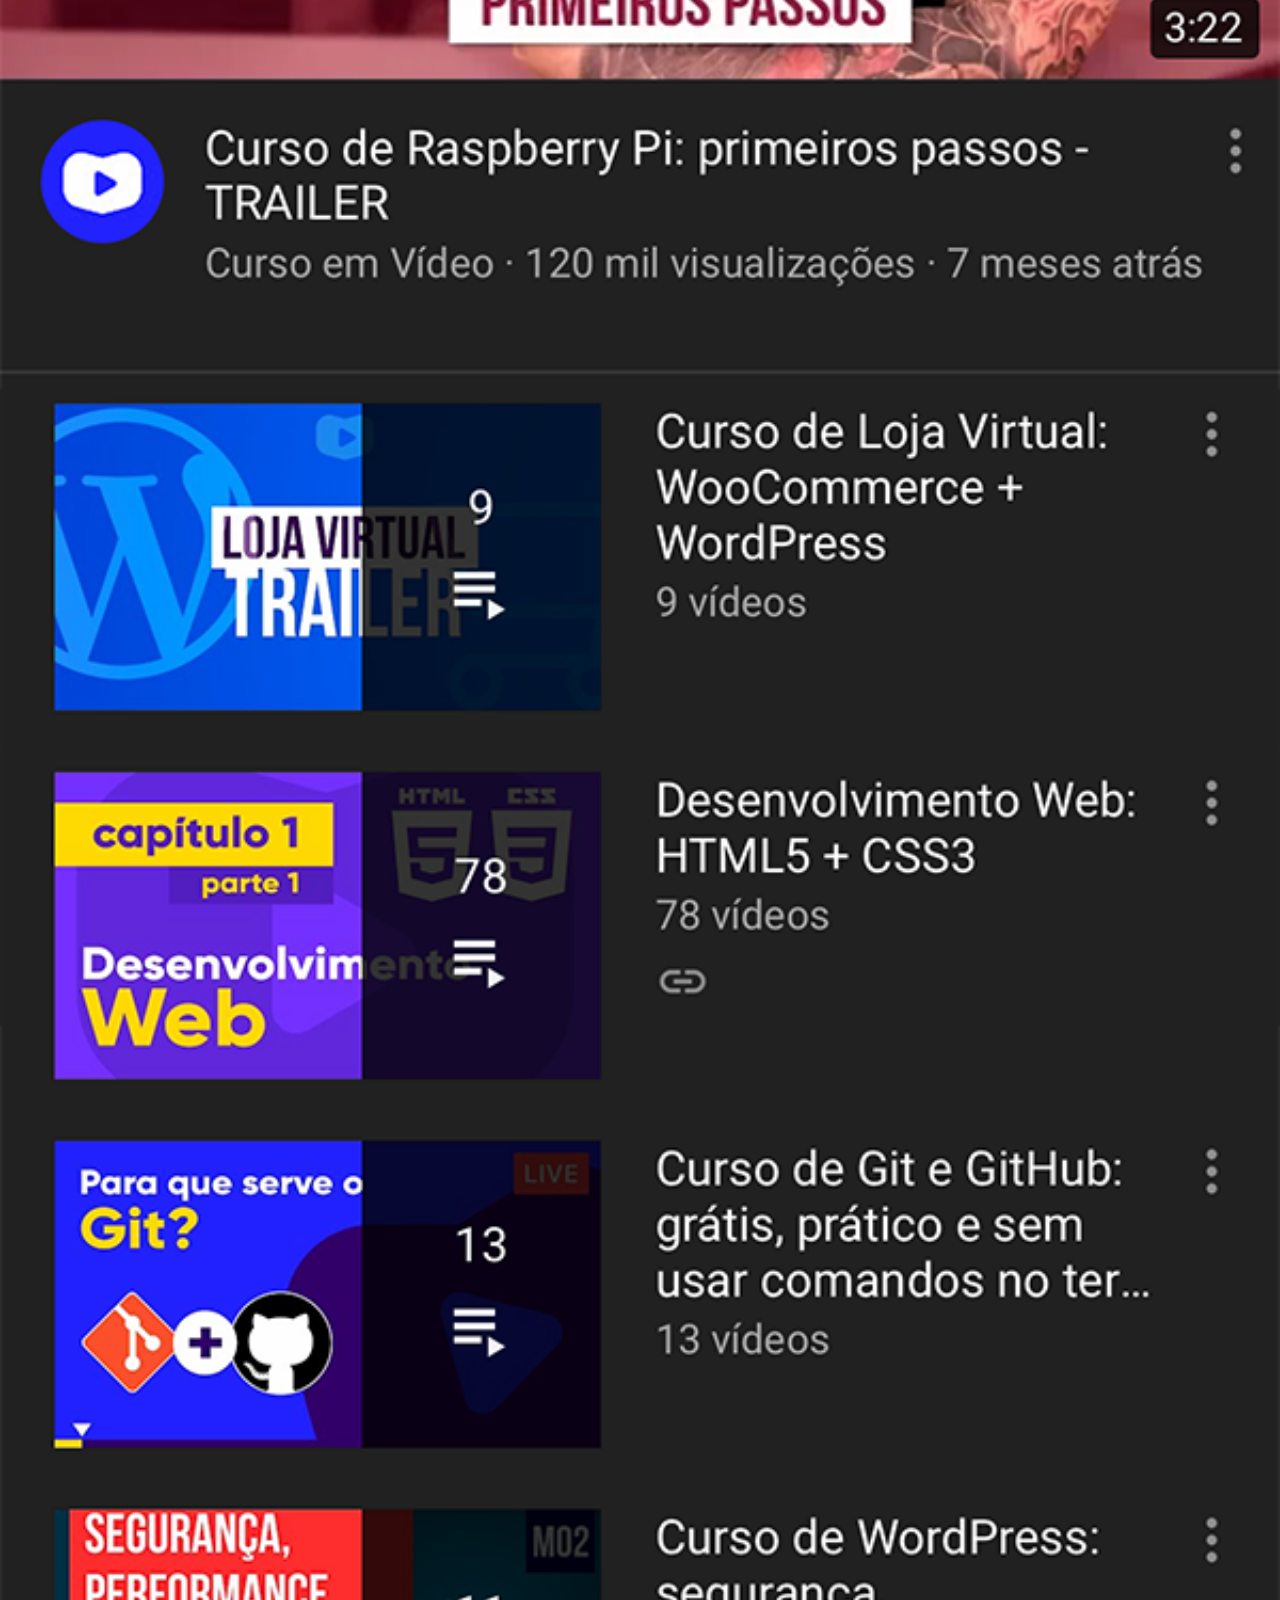
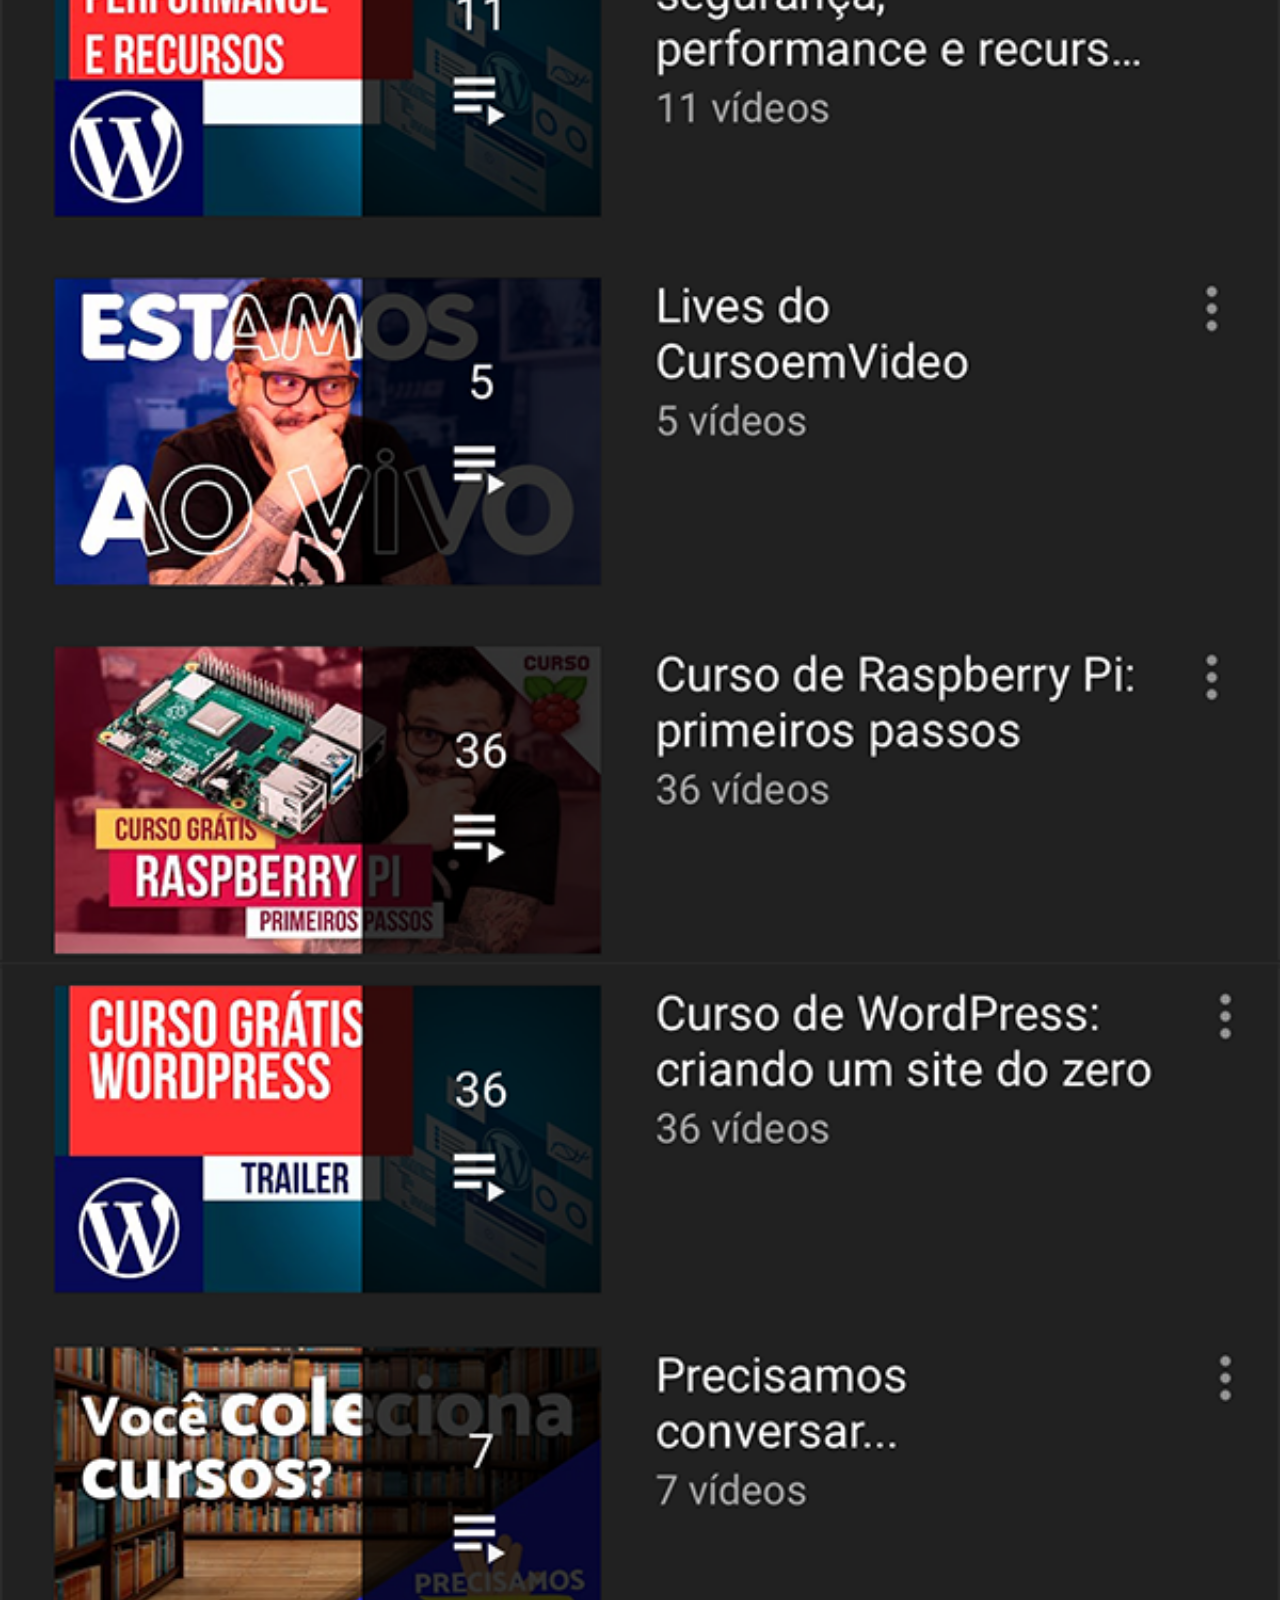
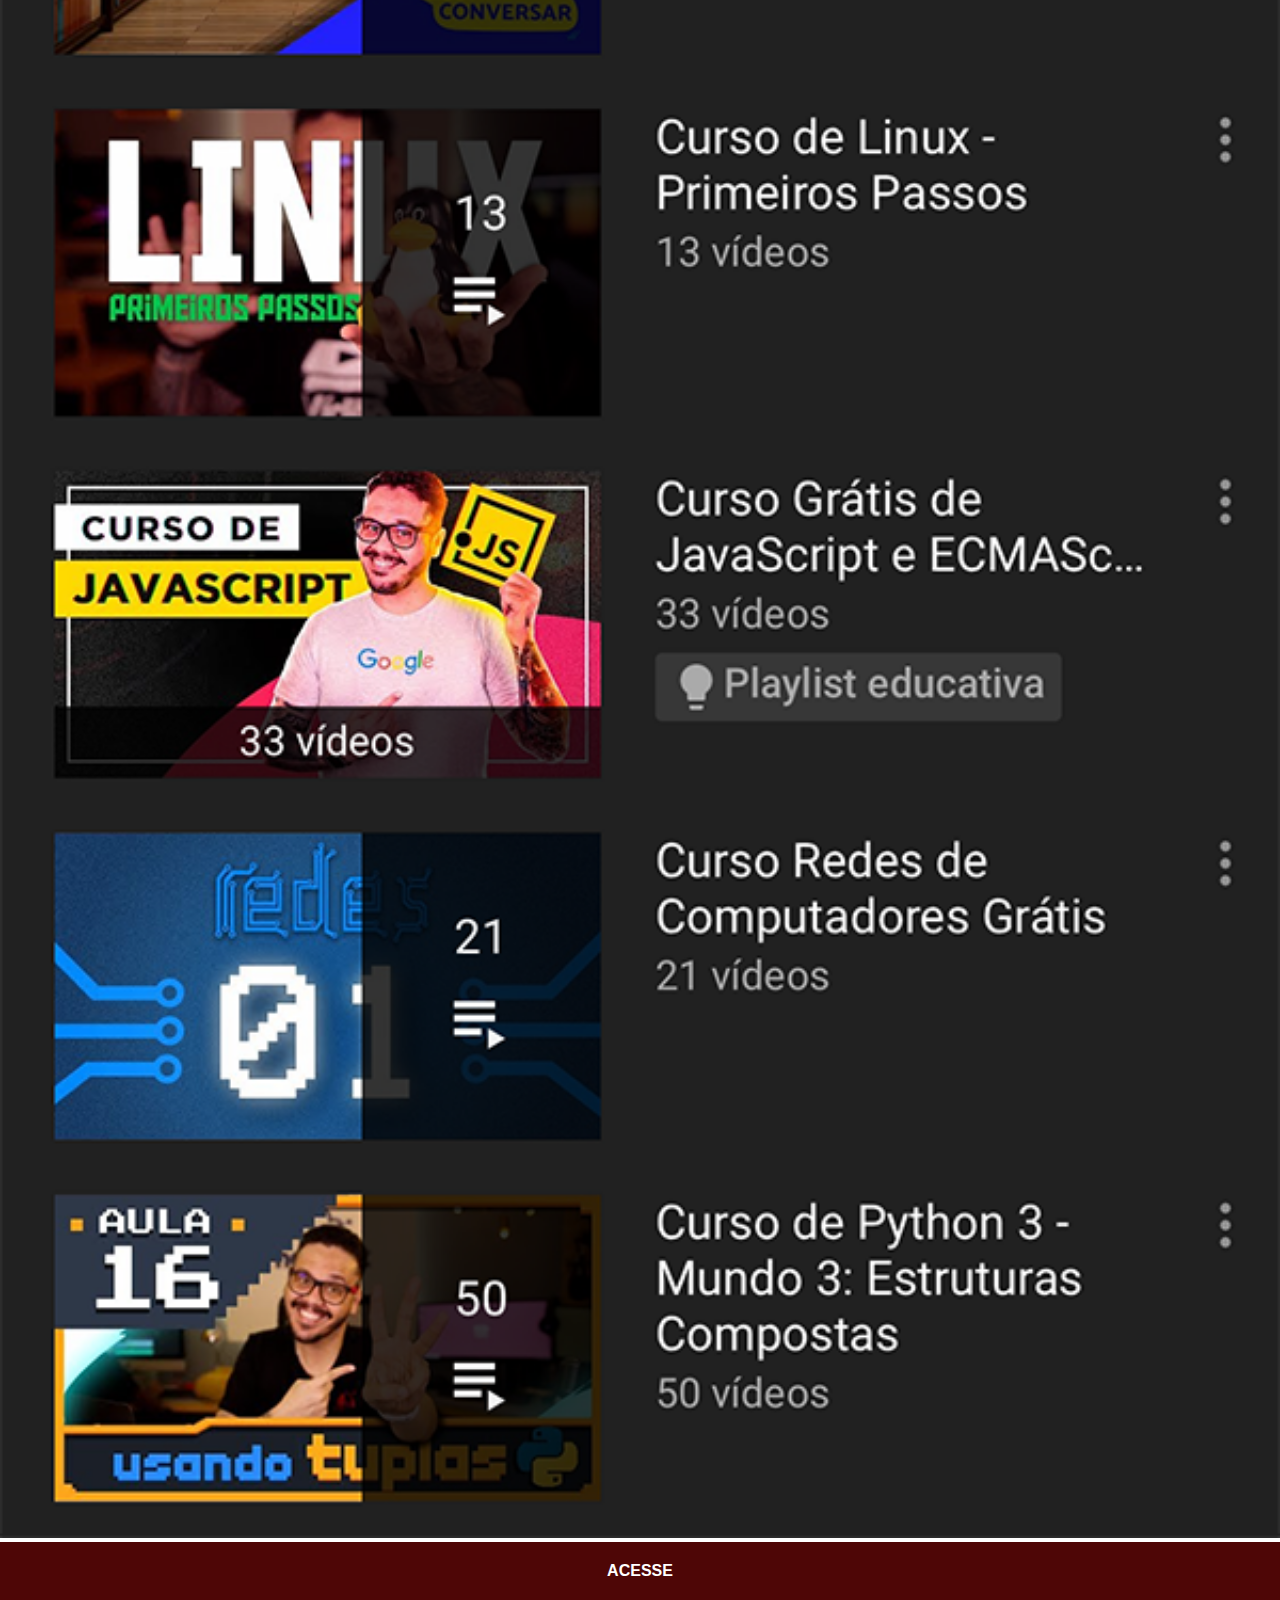
<file: youtube.html>
<!DOCTYPE html>
<html lang="pt-br">
<head>
    <meta charset="UTF-8">
    <meta name="viewport" content="width=device-width, initial-scale=1.0">
    <title>YouTube</title>
    <link rel="stylesheet" href="estilos/social.css">
    </head>
<body>
    <img src="imagens/tela-youtube.png" alt="YouTube">
    <a href="https://www.youtube.com/@CursoemVideo/playlists" target="_blank">ACESSE</a>
    
</body>
</html>
</file>
<file: estilos/style.css>
@charset "UTF-8";

*{
    margin: 0px;
    padding: 0px;
    font-family: Arial, Helvetica, sans-serif;
}

html, body{
    height: 100vh;
    width: 100vw;
    background-color: black;
}

body{
    background: url('../imagens/fundo-madeira.jpg') no-repeat top center;
    background-size: cover; /*serve para posicionamento dentro de um box*/
    background-attachment: fixed;
}

main{
    height: 100vh;
    position: relative;
    
}

section#telefone{
    background: url('../imagens/frame-iphone.png') no-repeat;
    height: 627px;
    width: 311px;
    
    position: absolute;
    top: 50%;
    left: 50%;
    transform: translate(-50%, -50%)
    
}

iframe#tela{
    position: relative;
    top: 80px;
    left: 22px;
    width: 264px;
    height: 471px;
}

section#redes-sociais{
    text-align: left;
}


section#redes-sociais img{
    width: 50px;
    margin: 10px;
    border-radius: 50%;
    box-shadow: 2px 2px 5px rgba(0, 0, 0, 0.596);
    box-sizing: border-box;
}

section#redes-sociais img:hover{
    border: 2px solid white;
    transform: translate(-3px, -3px);
    transition: transform 0.3s, border 1s;
   
}
</file>
<file: estilos/social.css>
@charset "UTF-8";

*{
    margin: 0px;
    padding: 0px;
    font-family: Arial, Helvetica, sans-serif;
}

::-webkit-scrollbar{
    width: 0px;
    height: 0px;
}
img{
    width: 100vw;

}

a{
    display: block;
    background-color: rgb(78, 6, 6);
    color: white;
    padding: 20px;
    text-align: center;
    font-weight: bolder;
    text-decoration: none;

}

a:hover{
    background-color: red;
}
</file>
